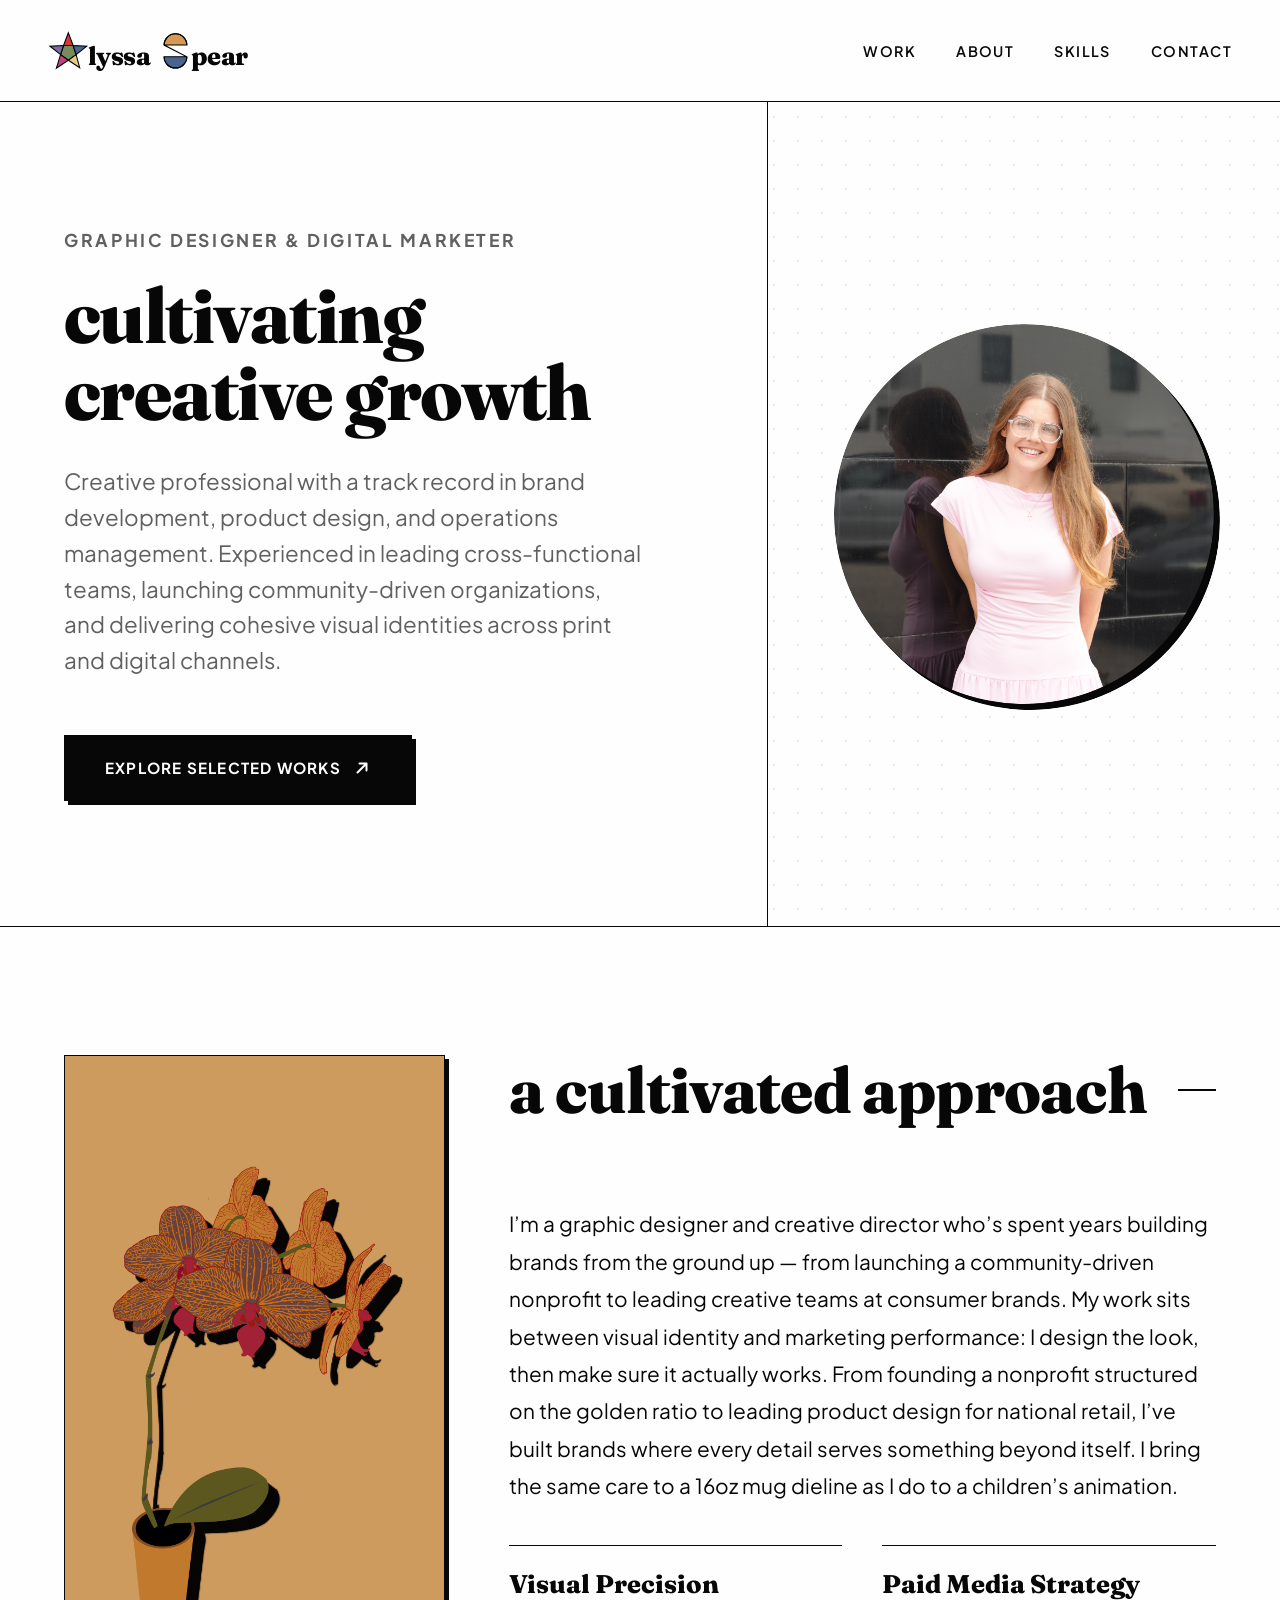
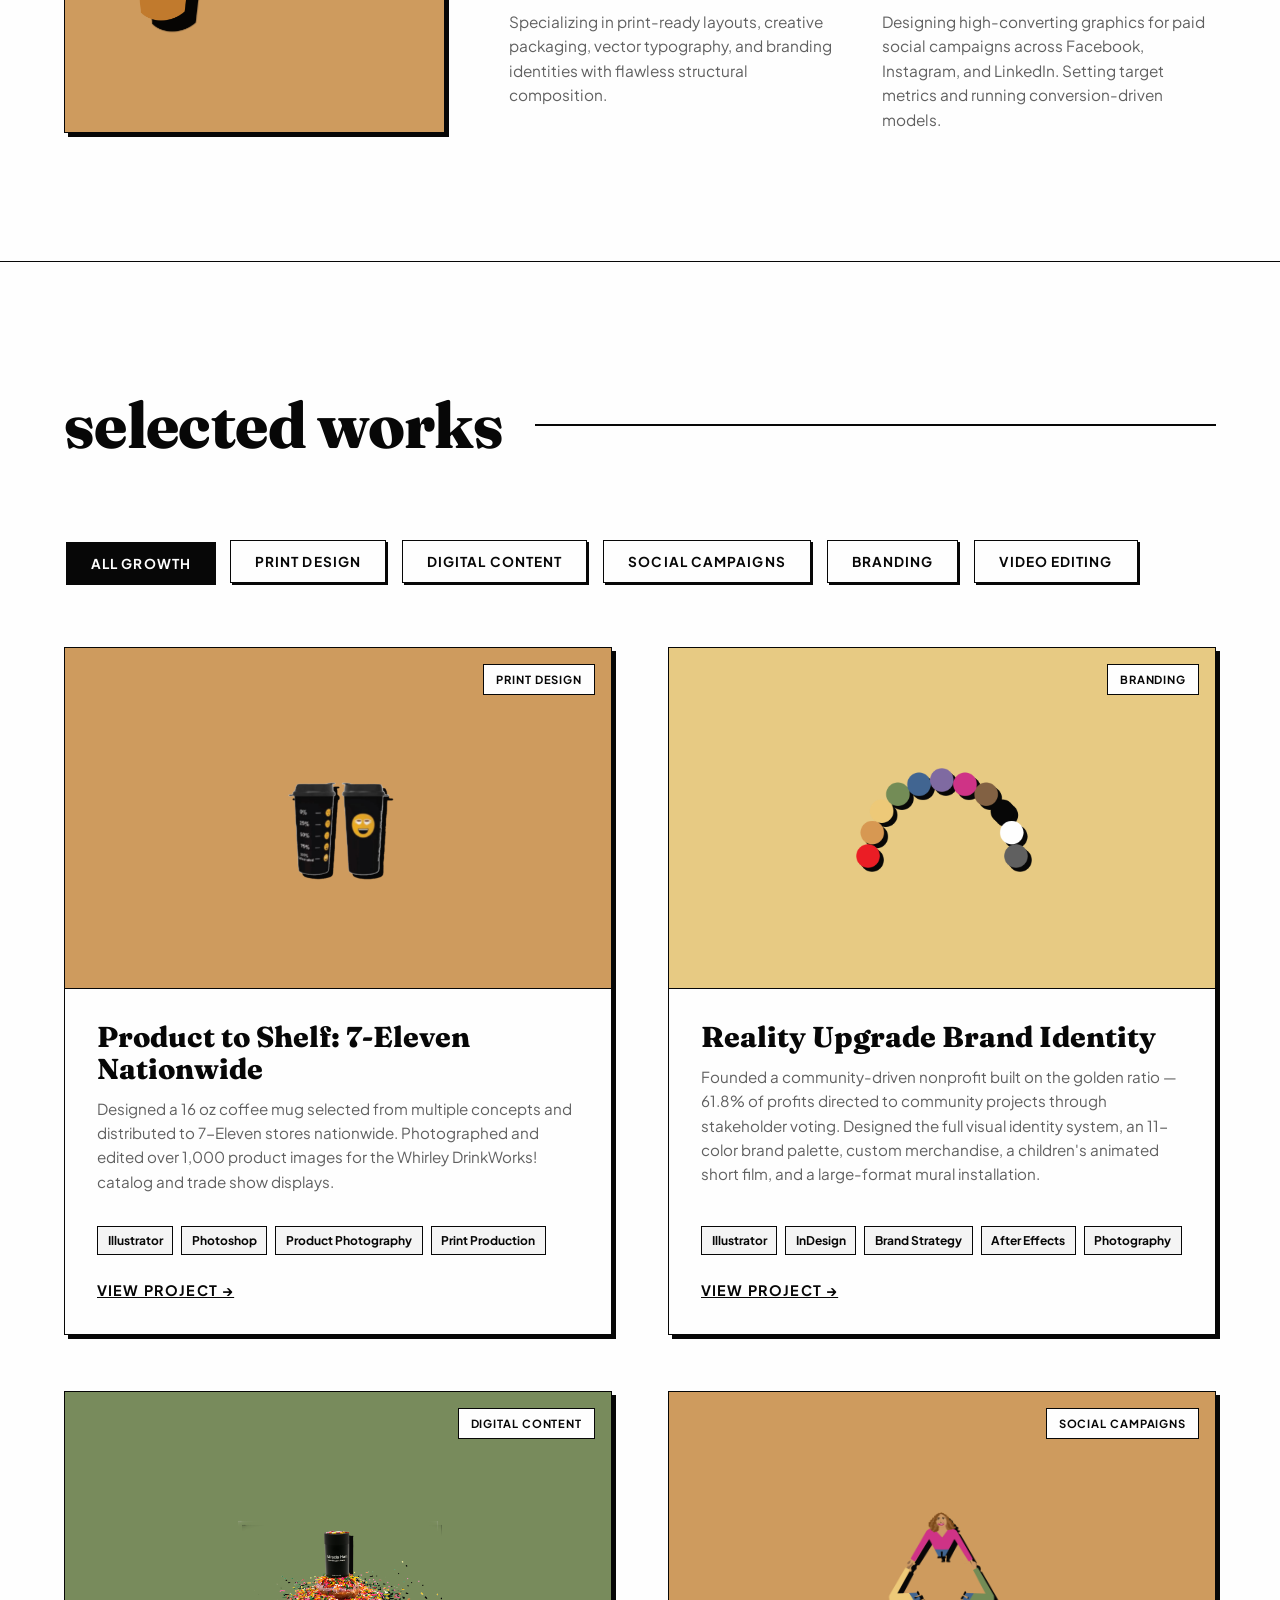
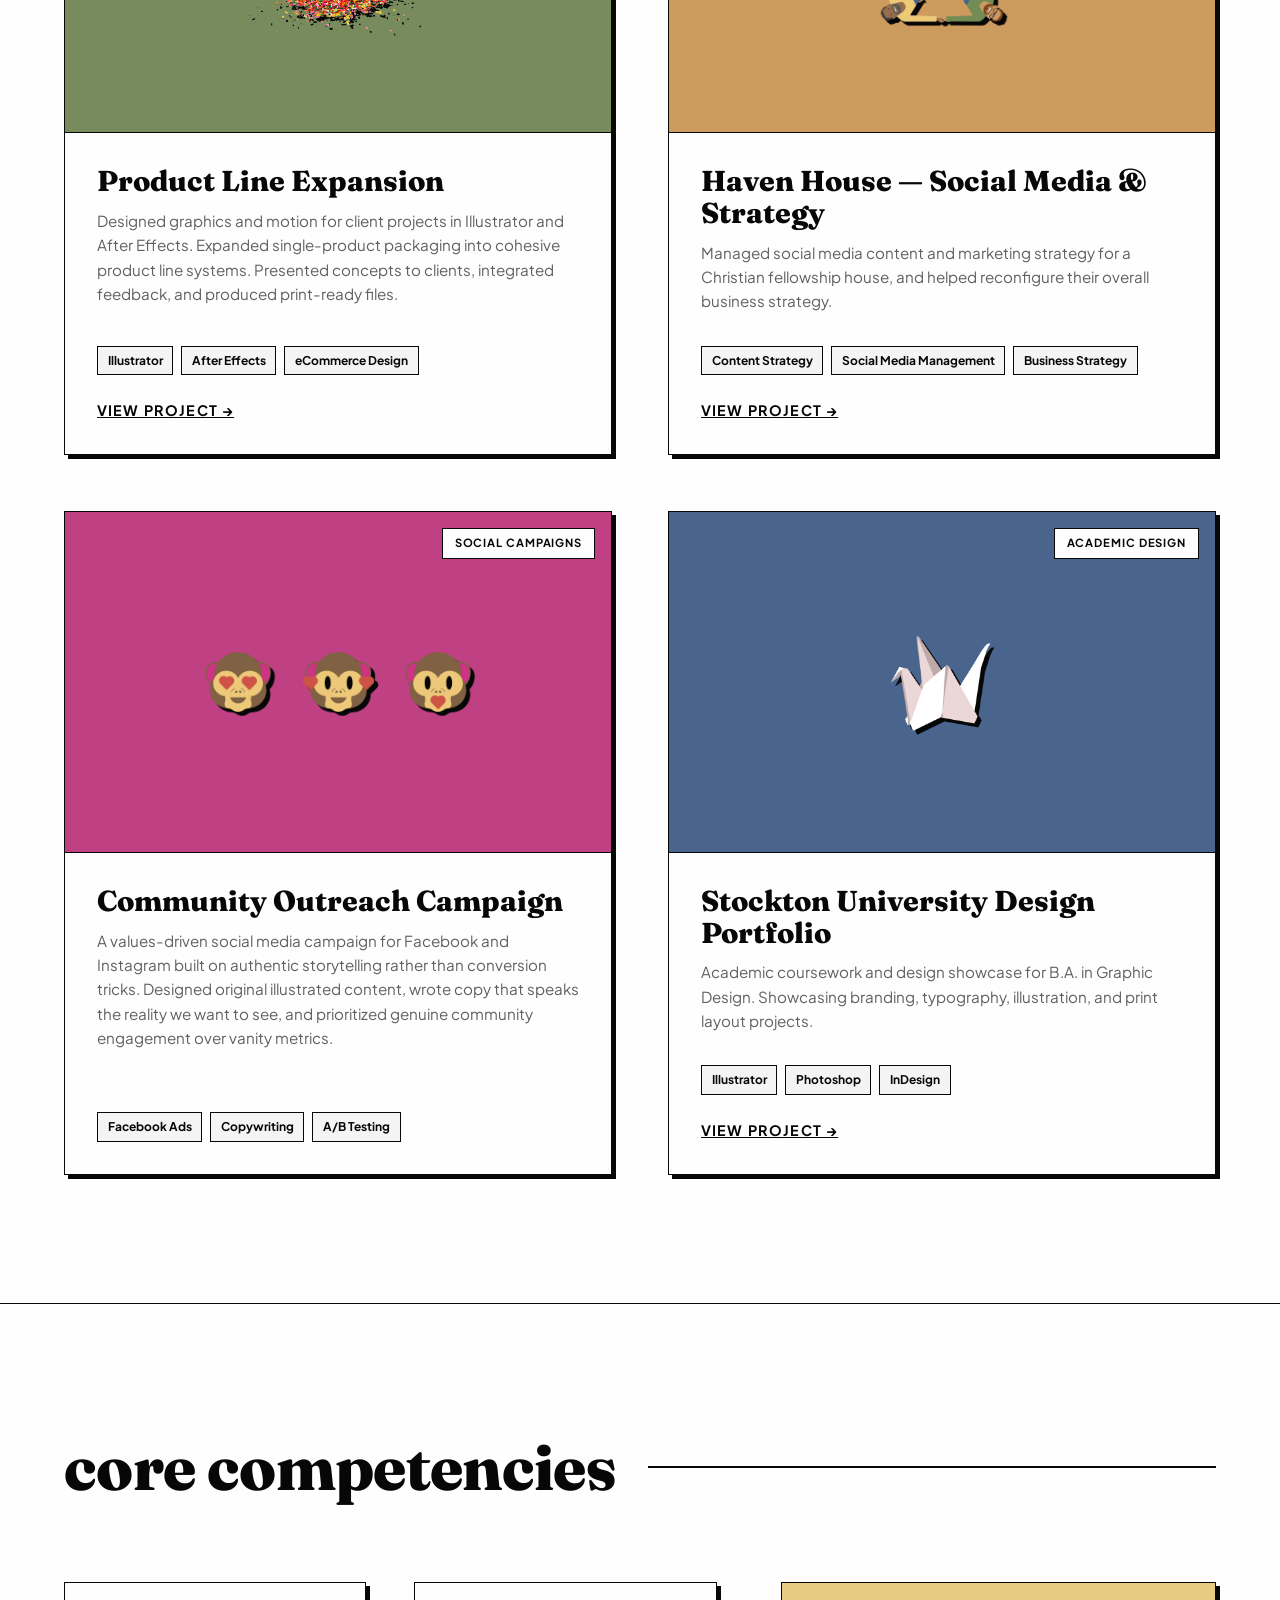
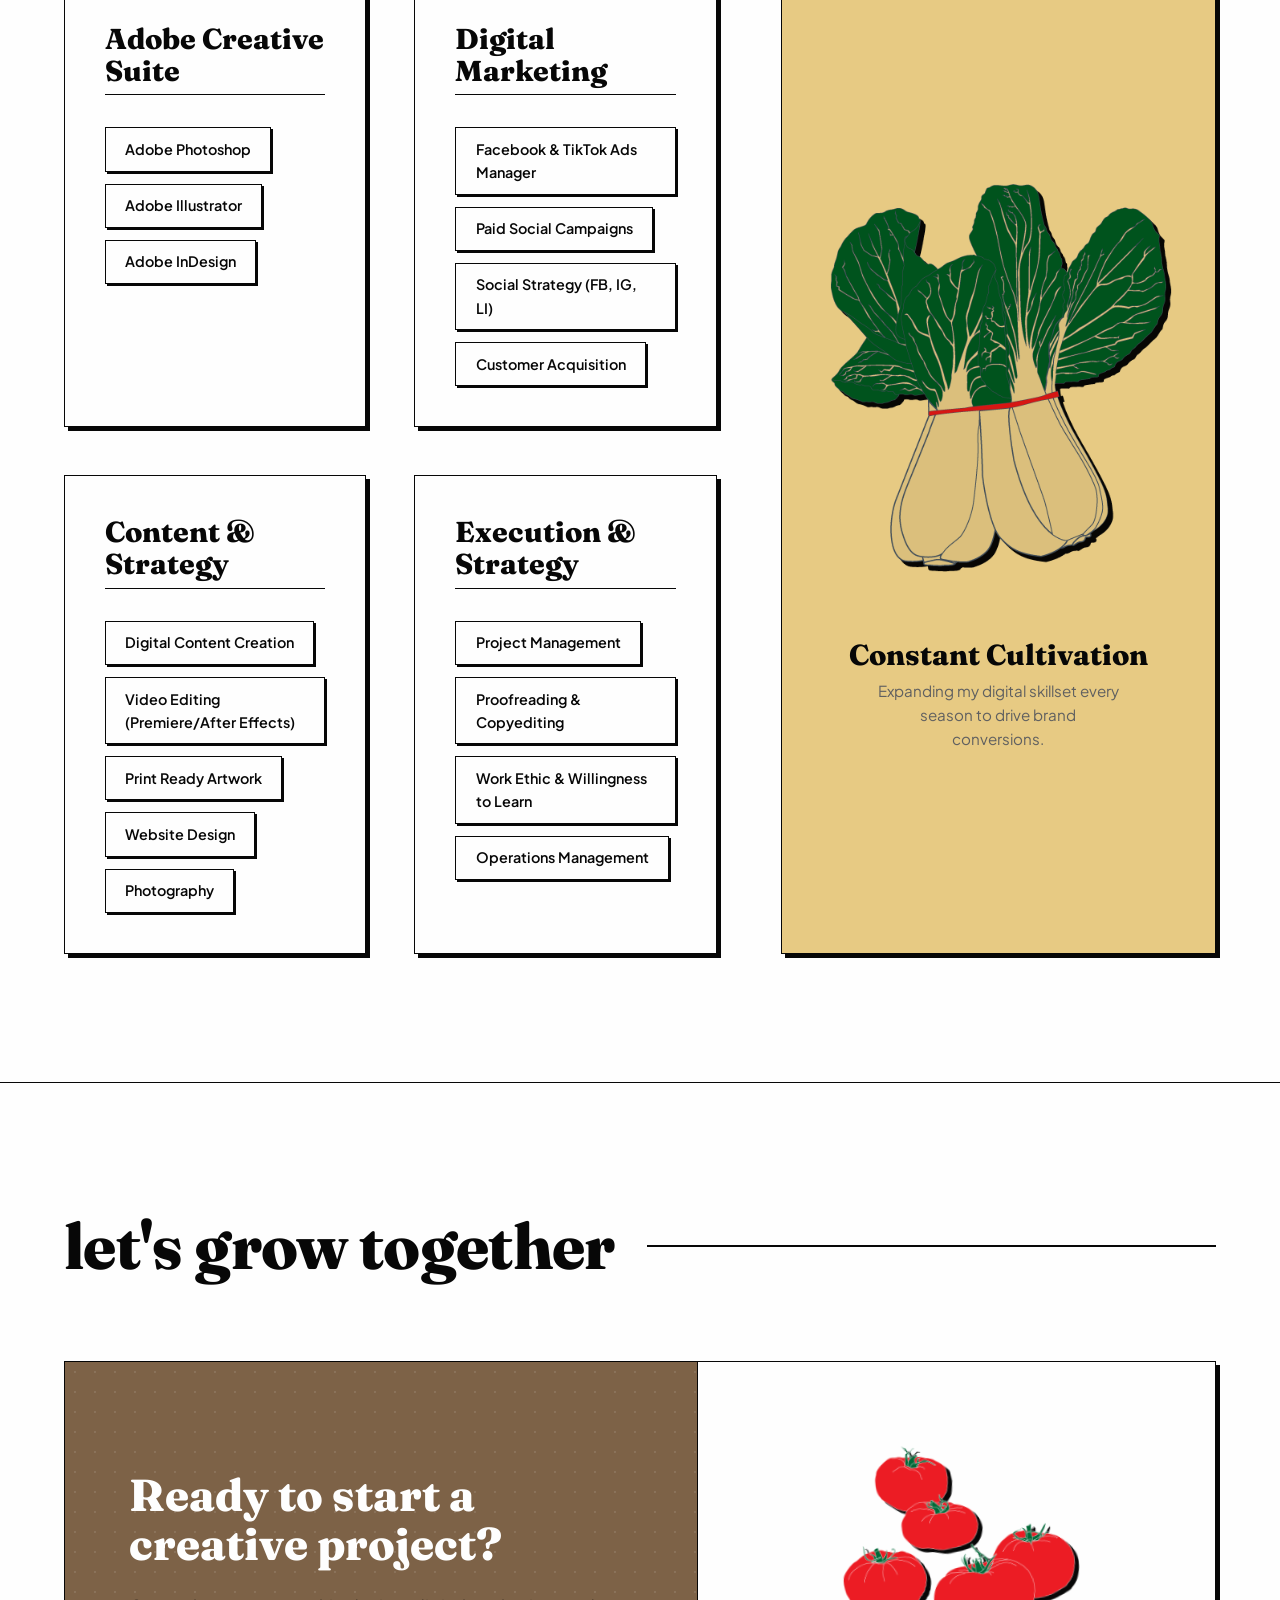
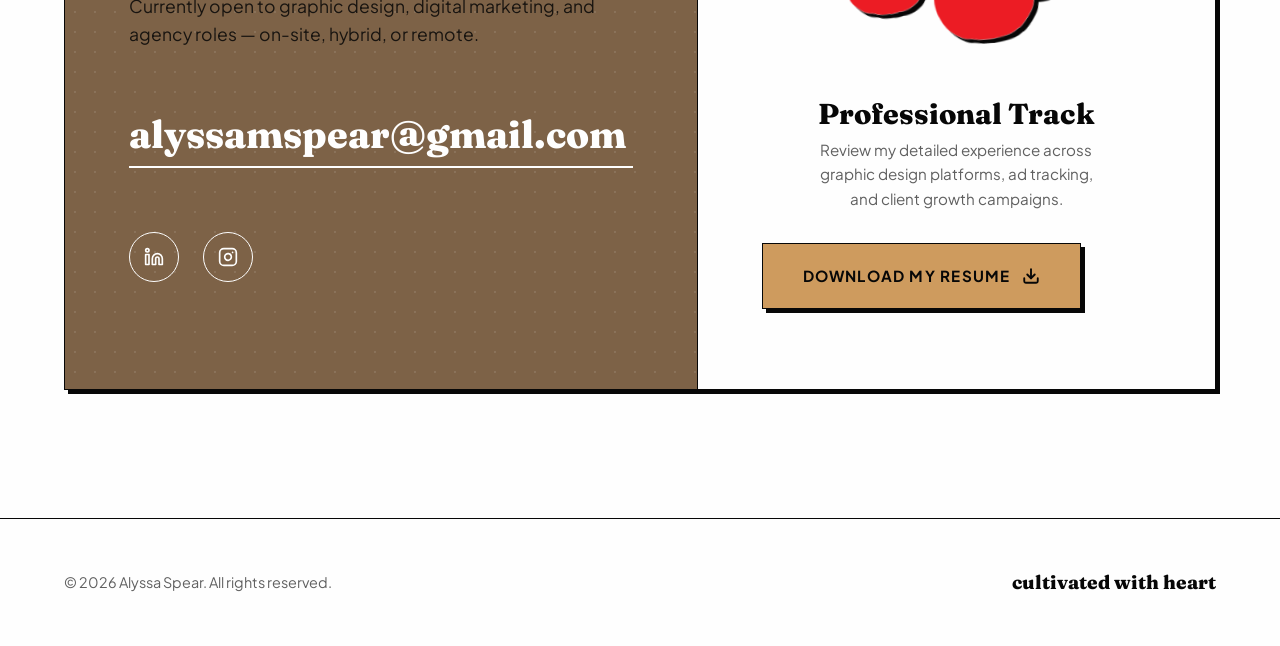
<file: index.html>
<!DOCTYPE html>
<html lang="en">
<head>
    <link rel="icon" type="image/png" href="images/favcon_a.png">
    <meta charset="UTF-8">
    <meta name="viewport" content="width=device-width, initial-scale=1.0">
    <title>Alyssa Spear — Graphic Designer & Digital Marketer</title>
    <meta name="description" content="Alyssa Spear is a professional Graphic Designer and Creative Director specializing in Adobe Creative Suite, paid social, brand development, and operations management.">
    
    <!-- Open Graph / Social Sharing -->
    <meta property="og:type" content="website">
    <meta property="og:title" content="Alyssa Spear — Graphic Designer & Digital Marketer">
    <meta property="og:description" content="Creative professional specializing in brand development, product design, and paid media strategy.">
    <meta property="og:url" content="https://alyssaspear.com">
    <meta property="og:image" content="https://alyssaspear.com/images/headshot_may_28th.png">

    <!-- Twitter/X Card -->
    <meta name="twitter:card" content="summary_large_image">
    <meta name="twitter:title" content="Alyssa Spear — Graphic Designer & Digital Marketer">
    <meta name="twitter:description" content="Creative professional specializing in brand development, product design, and paid media strategy.">
    <meta name="twitter:image" content="https://alyssaspear.com/images/headshot_may_28th.png">
    
    <!-- Stylesheet -->
    <link rel="stylesheet" href="styles.css">
</head>

<body>

    <!-- STICKY HEADER -->
    <header class="header">
      <a href="#" class="logo-link" id="logo">
    <span class="logo-text">
        <svg class="logo-letter" viewBox="0 0 720 720" xmlns="http://www.w3.org/2000/svg">
            <polygon fill="#788b5c" stroke="#000" stroke-width="18.87" stroke-miterlimit="10" points="220.87 425.65 357.53 524.94 494.18 425.65 441.98 265 273.07 265 220.87 425.65"/>
            <polygon fill="#7c6b9d" stroke="#000" stroke-width="18.87" stroke-miterlimit="10" points="220.87 425.65 34.61 276.33 273.07 265 220.87 425.65"/>
            <polygon fill="#bf4184" stroke="#000" stroke-width="18.87" stroke-miterlimit="10" points="220.87 425.65 147.4 663.61 357.53 524.94 220.87 425.65"/>
            <polygon fill="#d83832" stroke="#000" stroke-width="18.87" stroke-miterlimit="10" points="273.07 265 357.53 41.72 441.98 265 273.07 265"/>
            <polygon fill="#e7ca83" stroke="#000" stroke-width="18.87" stroke-miterlimit="10" points="357.53 524.94 557.1 655.94 494.18 425.65 357.53 524.94"/>
            <polygon fill="#49648d" stroke="#000" stroke-width="18.87" stroke-miterlimit="10" points="441.98 265 680.44 276.33 494.18 425.65 441.98 265"/>
        </svg>lyssa
        <svg class="logo-letter logo-letter-s" viewBox="0 0 720 720" xmlns="http://www.w3.org/2000/svg">
            <path fill="#d79852" stroke="#000" stroke-width="20.12" stroke-miterlimit="10" d="M559.85,258.05c0-110.38-89.48-199.85-199.85-199.85s-199.85,89.48-199.85,199.85"/>
            <path fill="#49648d" stroke="#000" stroke-width="18.87" stroke-miterlimit="10" d="M559.85,462.66c0,110.38-89.48,199.85-199.85,199.85s-199.85-89.48-199.85-199.85"/>
            <path fill="none" stroke="#000" stroke-width="18.87" stroke-miterlimit="10" d="M559.85,462.66H160.15c0,110.38,89.48,199.85,199.85,199.85s199.85-89.48,199.85-199.85l-399.71-204.61c0-110.38,89.48-199.85,199.85-199.85s199.85,89.48,199.85,199.85H160.15"/>
        </svg>pear
    </span>
</a>


        <nav>
            <ul class="nav-menu">
                <li><a href="#work" class="nav-link">Work</a></li>
                <li><a href="#about" class="nav-link">About</a></li>
                <li><a href="#skills" class="nav-link">Skills</a></li>
                <li><a href="#contact" class="nav-link">Contact</a></li>
            </ul>
        </nav>
    </header>

    <main>
        
        <!-- HERO / LANDING SECTION -->
        <section class="hero" id="home">
            <div class="hero-content">
                <p class="hero-subtitle">Graphic Designer & Digital Marketer</p>
                <h1 class="hero-title">cultivating creative growth</h1>
                <p class="hero-tagline">
                    Creative professional with a track record in brand development, product design, and operations management. Experienced in leading cross-functional teams, launching community-driven organizations, and delivering cohesive visual identities across print and digital channels.
                </p>
                <a href="#work" class="btn" id="hero-cta-btn">
                    Explore Selected Works
                    <svg width="18" height="18" viewBox="0 0 18 18" fill="none" xmlns="http://www.w3.org/2000/svg">
                        <path d="M4.5 13.5L13.5 4.5M13.5 4.5H6.5M13.5 4.5V11.5" stroke="currentColor" stroke-width="2" stroke-linecap="round" stroke-linejoin="round"/>
                    </svg>
                </a>
            </div>
            
            <div class="hero-visual">
                <!-- HERO ILLUSTRATION: Centered Headshot -->
                <img src="images/headshot_may_28th.png" alt="Alyssa Spear Headshot" class="brand-image hero-headshot">
            </div>
        </section>

        <!-- ABOUT SECTION -->
        <section class="section about" id="about">
            <div class="about-graphic-container">
                <!-- SWISS CHARD ILLUSTRATION: Brand Asset -->
                <img src="images/Reality Upgrade/orange_orchid_.png" alt="Orchid botanical illustration" class="brand-image about-orchid">
            </div>
            
            <div class="about-content">
                <div class="section-title-wrap">
                    <h2 class="section-title">a cultivated approach</h2>
                    <div class="section-divider"></div>
                </div>
                <p class="about-bio">
         I’m a graphic designer and creative director who’s spent years building brands from the ground up — from launching a community-driven nonprofit to leading creative teams at consumer brands. My work sits between visual identity and marketing performance: I design the look, then make sure it actually works. From founding a nonprofit structured on the golden ratio to leading product design for national retail, I’ve built brands where every detail serves something beyond itself. I bring the same care to a 16oz mug dieline as I do to a children’s animation.
                </p>
                
                <div class="about-details">
                    <div class="about-pillar">
                        <h3 class="about-pillar-title">Visual Precision</h3>
                        <p>Specializing in print-ready layouts, creative packaging, vector typography, and branding identities with flawless structural composition.</p>
                    </div>
                    <div class="about-pillar">
                        <h3 class="about-pillar-title">Paid Media Strategy</h3>
                        <p>Designing high-converting graphics for paid social campaigns across Facebook, Instagram, and LinkedIn. Setting target metrics and running conversion-driven models.</p>
                    </div>
                </div>
            </div>
        </section>

        <!-- PORTFOLIO/WORK GALLERY SECTION -->
        <section class="section" id="work">
            <div class="section-title-wrap">
                <h2 class="section-title">selected works</h2>
                <div class="section-divider"></div>
            </div>

            <!-- FILTER BUTTONS -->
            <div class="gallery-filters">
                <button class="filter-btn active" data-filter="all">All Growth</button>
                <button class="filter-btn" data-filter="print">Print Design</button>
                <button class="filter-btn" data-filter="digital">Digital Content</button>
                <button class="filter-btn" data-filter="social">Social Campaigns</button>
                <button class="filter-btn" data-filter="branding">Branding</button>
                <button class="filter-btn" data-filter="video">Video Editing</button>
            </div>

            <!-- GALLERY GRID -->
            <div class="portfolio-grid" id="portfolio-grid">
                
                <!-- Project 1: Whirley -->
                <a href="whirley.html" class="project-card" data-category="print">
                    <div class="project-thumbnail-wrap">
                        <span class="project-card-badge">Print Design</span>
                        <div class="project-fallback-img" style="background-color: var(--color-tan);">
                            <img src="images/Whirley/whirley_mugs.png" alt="7-Eleven Whirley Mugs" style="max-height: 140px; width: auto;">
                        </div>
                    </div>
                    <div class="project-meta">
                        <h3 class="project-title">Product to Shelf: 7-Eleven Nationwide</h3>
                        <p class="project-desc">Designed a 16 oz coffee mug selected from multiple concepts and distributed to 7-Eleven stores nationwide. Photographed and edited over 1,000 product images for the Whirley DrinkWorks! catalog and trade show displays.</p>
                        <div class="project-tools">
                            <span class="tool-tag">Illustrator</span>
                            <span class="tool-tag">Photoshop</span>
                            <span class="tool-tag">Product Photography</span>
                            <span class="tool-tag">Print Production</span>
                        </div>
                        <span class="view-project-link">View Project &rarr;</span>
                    </div>
                </a>

                <!-- Project 2: Reality Upgrade -->
                <a href="reality-upgrade.html" class="project-card" data-category="branding">
                    <div class="project-thumbnail-wrap">
                        <span class="project-card-badge">Branding</span>
                        <div class="project-fallback-img" style="background-color: var(--color-gold);">
                            <img src="images/rainbow.png" alt="Rainbow illustration" style="max-height: 100px; width: auto;">
                        </div>
                    </div>
                    <div class="project-meta">
                        <h3 class="project-title">Reality Upgrade Brand Identity</h3>
                        <p class="project-desc">Founded a community-driven nonprofit built on the golden ratio — 61.8% of profits directed to community projects through stakeholder voting. Designed the full visual identity system, an 11-color brand palette, custom merchandise, a children's animated short film, and a large-format mural installation.</p>
                        <div class="project-tools">
                            <span class="tool-tag">Illustrator</span>
                            <span class="tool-tag">InDesign</span>
                            <span class="tool-tag">Brand Strategy</span>
                            <span class="tool-tag">After Effects</span>
                            <span class="tool-tag">Photography</span>
                        </div>
                        <span class="view-project-link">View Project &rarr;</span>
                    </div>
                </a>

                <!-- Project 3: Evergreen -->
                <a href="evergreen.html" class="project-card" data-category="digital">
                    <div class="project-thumbnail-wrap">
                        <span class="project-card-badge">Digital Content</span>
                        <div class="project-fallback-img" style="background-color: var(--color-olive);">
                            <img src="images/Evergreen/Miracle_Hair_.png" alt="Evergreen Miracle Hair Product Packaging" style="max-height: 200px; width: auto;">
                        </div>
                    </div>
                    <div class="project-meta">
                        <h3 class="project-title">Product Line Expansion</h3>
                        <p class="project-desc">Designed graphics and motion for client projects in Illustrator and After Effects. Expanded single-product packaging into cohesive product line systems. Presented concepts to clients, integrated feedback, and produced print-ready files.</p>
                        <div class="project-tools">
                            <span class="tool-tag">Illustrator</span>
                            <span class="tool-tag">After Effects</span>
                            <span class="tool-tag">eCommerce Design</span>
                        </div>
                        <span class="view-project-link">View Project &rarr;</span>
                    </div>
                </a>

                <!-- Project 4: Haven House -->
                <a href="haven-house.html" class="project-card" data-category="social">
                    <div class="project-thumbnail-wrap">
                        <span class="project-card-badge">Social Campaigns</span>
                        <div class="project-fallback-img" style="background-color: var(--color-tan);">
                            <img src="images/haven-house/hold_hands_haven_house.png" alt="Hand Hold illustration" style="max-height: 160px; width: auto;">
                        </div>
                    </div>
                    <div class="project-meta">
                        <h3 class="project-title">Haven House — Social Media & Strategy</h3>
                        <p class="project-desc">Managed social media content and marketing strategy for a Christian fellowship house, and helped reconfigure their overall business strategy.</p>
                        <div class="project-tools">
                            <span class="tool-tag">Content Strategy</span>
                            <span class="tool-tag">Social Media Management</span>
                            <span class="tool-tag">Business Strategy</span>
                        </div>
                        <span class="view-project-link">View Project &rarr;</span>
                    </div>
                </a>

                <!-- Project 5: Community Campaign Series -->
                <div class="project-card" data-category="social">
                    <div class="project-thumbnail-wrap">
                        <span class="project-card-badge">Social Campaigns</span>
                        <div class="project-fallback-img" style="background-color: var(--color-magenta);">
                            <img src="images/Reality Upgrade/3_wisest_monkeys.png" alt="3_wisest_monkeys illustration" style="max-height: 60px; width: auto;">
                        </div>
                    </div>
                    <div class="project-meta">
                        <h3 class="project-title">Community Outreach Campaign</h3>
                        <p class="project-desc">A values-driven social media campaign for Facebook and Instagram built on authentic storytelling rather than conversion tricks. Designed original illustrated content, wrote copy that speaks the reality we want to see, and prioritized genuine community engagement over vanity metrics.</p>
                        <div class="project-tools">
                            <span class="tool-tag">Facebook Ads</span>
                            <span class="tool-tag">Copywriting</span>
                            <span class="tool-tag">A/B Testing</span>
                        </div>
                    </div>
                </div>

                <!-- Project 6: Stockton University -->
                <a href="stockton.html" class="project-card" data-category="print">
                    <div class="project-thumbnail-wrap">
                        <span class="project-card-badge">Academic Design</span>
                        <div class="project-fallback-img" style="background-color: var(--color-blue);">
                            <img src="images/stockton/crane_sweatshirt_small_2.png" alt="Crane illustration" style="max-height: 140px; width: auto;">
                        </div>
                    </div>
                    <div class="project-meta">
                        <h3 class="project-title">Stockton University Design Portfolio</h3>
                        <p class="project-desc">Academic coursework and design showcase for B.A. in Graphic Design. Showcasing branding, typography, illustration, and print layout projects.</p>
                        <div class="project-tools">
                            <span class="tool-tag">Illustrator</span>
                            <span class="tool-tag">Photoshop</span>
                            <span class="tool-tag">InDesign</span>
                        </div>
                        <span class="view-project-link">View Project &rarr;</span>
                    </div>
                </a>

            </div>
        </section>

        <!-- SKILLS SECTION -->
        <section class="section" id="skills">
            <div class="section-title-wrap">
                <h2 class="section-title">core competencies</h2>
                <div class="section-divider"></div>
            </div>
            
            <div class="skills-container">
                <div class="skills-main-grid">
                    
                    <!-- Adobe Creative Suite -->
                    <div class="skill-category">
                        <h3 class="skill-cat-title">Adobe Creative Suite</h3>
                        <div class="skills-tag-list">
                            <span class="tool-tag skill-badge">Adobe Photoshop</span>
                            <span class="tool-tag skill-badge">Adobe Illustrator</span>
                            <span class="tool-tag skill-badge">Adobe InDesign</span>
                        </div>
                    </div>

                    <!-- Paid Media & Marketing -->
                    <div class="skill-category">
                        <h3 class="skill-cat-title">Digital Marketing</h3>
                        <div class="skills-tag-list">
                            <span class="tool-tag skill-badge">Facebook & TikTok Ads Manager</span>
                            <span class="tool-tag skill-badge">Paid Social Campaigns</span>
                            <span class="tool-tag skill-badge">Social Strategy (FB, IG, LI)</span>
                            <span class="tool-tag skill-badge">Customer Acquisition</span>
                        </div>
                    </div>

                    <!-- Content & Media -->
                    <div class="skill-category">
                        <h3 class="skill-cat-title">Content & Strategy</h3>
                        <div class="skills-tag-list">
                            <span class="tool-tag skill-badge">Digital Content Creation</span>
                            <span class="tool-tag skill-badge">Video Editing (Premiere/After Effects)</span>
                            <span class="tool-tag skill-badge">Print Ready Artwork</span>
                            <span class="tool-tag skill-badge">Website Design</span>
                            <span class="tool-tag skill-badge">Photography</span>
                        </div>
                    </div>

                    <!-- Workflow & Mindset -->
                    <div class="skill-category">
                        <h3 class="skill-cat-title">Execution & Strategy</h3>
                        <div class="skills-tag-list">
                            <span class="tool-tag skill-badge">Project Management</span>
                            <span class="tool-tag skill-badge">Proofreading & Copyediting</span>
                            <span class="tool-tag skill-badge">Work Ethic & Willingness to Learn</span>
                            <span class="tool-tag skill-badge">Operations Management</span>
                        </div>
                    </div>

                </div>

                <div class="skills-sidebar-graphic">
                    <!-- PALETTE ARCH ILLUSTRATION: Brand Asset -->
                    <img src="images/Reality Upgrade/bok-choy.png" alt="Bok Choy" class="brand-image skills-palette-img">
                    <h4 style="font-family: var(--font-heading); font-size: 1.8rem; font-weight: 800; margin-top: 2rem; color: var(--color-black);">Constant Cultivation</h4>
                    <p style="margin-top: 0.5rem; font-size: 0.95rem; max-width: 250px; color: var(--color-gray);">Expanding my digital skillset every season to drive brand conversions.</p>
                </div>
            </div>
        </section>

        <!-- CONTACT SECTION -->
        <section class="section" id="contact" style="border-bottom: none;">
            <div class="section-title-wrap">
                <h2 class="section-title">let's grow together</h2>
                <div class="section-divider"></div>
            </div>
            
            <div class="contact-container">
                <!-- Left Panel: Info & Links -->
                <div class="contact-info-panel">
                    <h3 class="contact-cta">Ready to start a creative project?</h3>
                    <p class="contact-sub-cta">Currently open to graphic design, digital marketing, and agency roles — on-site, hybrid, or remote.</p>
                    
                    <a href="mailto:alyssamspear@gmail.com" class="contact-email-link" id="contact-email">alyssamspear@gmail.com</a>
                    
                    <div class="social-bar">
                        <a href="https://www.linkedin.com/in/alyssa-spear-a163aba9/" target="_blank" class="social-circle-link" aria-label="LinkedIn">
                            <svg width="20" height="20" viewBox="0 0 24 24" fill="none" stroke="currentColor" stroke-width="2" stroke-linecap="round" stroke-linejoin="round">
                                <path d="M16 8a6 6 0 0 1 6 6v7h-4v-7a2 2 0 0 0-2-2 2 2 0 0 0-2 2v7h-4v-7a6 6 0 0 1 6-6z"/>
                                <rect x="2" y="9" width="4" height="12"/>
                                <circle cx="4" cy="4" r="2"/>
                            </svg>
                        </a>
                        <a href="https://www.instagram.com/_alyssa_spear_/" target="_blank" class="social-circle-link" aria-label="Instagram">
                            <svg width="20" height="20" viewBox="0 0 24 24" fill="none" stroke="currentColor" stroke-width="2" stroke-linecap="round" stroke-linejoin="round">
                                <rect x="2" y="2" width="20" height="20" rx="5" ry="5"/>
                                <path d="M16 11.37A4 4 0 1 1 12.63 8 4 4 0 0 1 16 11.37z"/>
                                <line x1="17.5" y1="6.5" x2="17.51" y2="6.5"/>
                            </svg>
                        </a>
                    </div>
                </div>

                <!-- Right Panel: Resume Download & Tomatoes Art -->
                <div class="contact-resume-panel">
                    <!-- TOMATOES ILLUSTRATION: Brand Asset -->
                    <img src="images/tomatoes.png" alt="Tomatoes illustration" class="brand-image contact-tomatoes-img">

                    <h4 style="font-family: var(--font-heading); font-size: 1.8rem; font-weight: 800; margin-top: 1rem; margin-bottom: 0.5rem; color: var(--color-black);">Professional Track</h4>
                    <p style="color: var(--color-gray); margin-bottom: 2rem; max-width: 280px; font-size: 0.95rem;">Review my detailed experience across graphic design platforms, ad tracking, and client growth campaigns.</p>
                    
                    <a href="Alyssa_Spear_Resume.pdf" download class="btn" style="background-color: var(--color-tan); color: var(--color-black);" id="resume-download-btn">
                        Download My Resume
                        <svg width="18" height="18" viewBox="0 0 24 24" fill="none" stroke="currentColor" stroke-width="2.5" stroke-linecap="round" stroke-linejoin="round">
                            <path d="M21 15v4a2 2 0 0 1-2 2H5a2 2 0 0 1-2-2v-4"/>
                            <polyline points="7 10 12 15 17 10"/>
                            <line x1="12" y1="15" x2="12" y2="3"/>
                        </svg>
                    </a>
                </div>
            </div>
        </section>

    </main>

    <!-- FOOTER SIGNATURE -->
    <footer style="border-top: var(--border-main); background: var(--color-bg);">
        <div class="footer-wrap">
            <p class="footer-copy">&copy; <span id="current-year"></span> Alyssa Spear. All rights reserved.</p>
            <span class="footer-signature">cultivated with heart</span>
        </div>
    </footer>

    <!-- Script for Dynamic Filtering & Skills Progress -->
    <script src="script.js"></script>
</body>
</html>
</file>
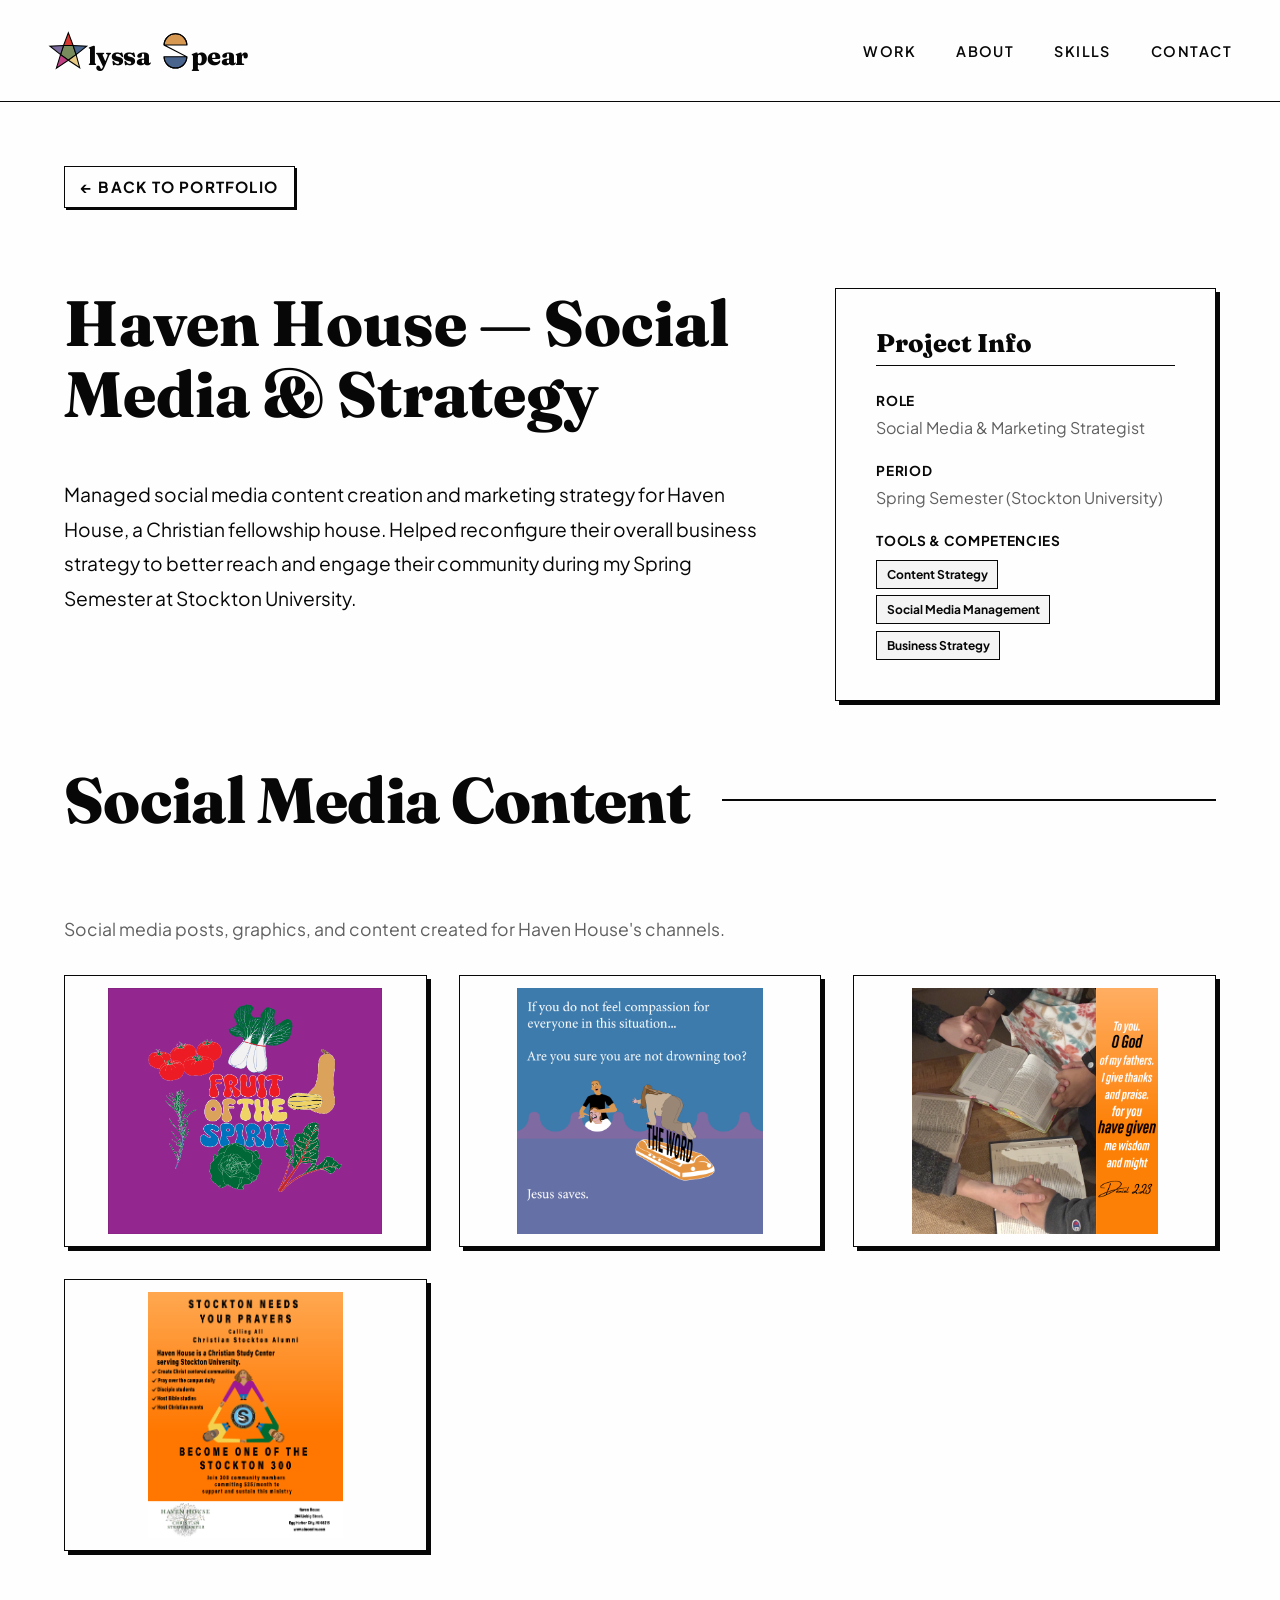
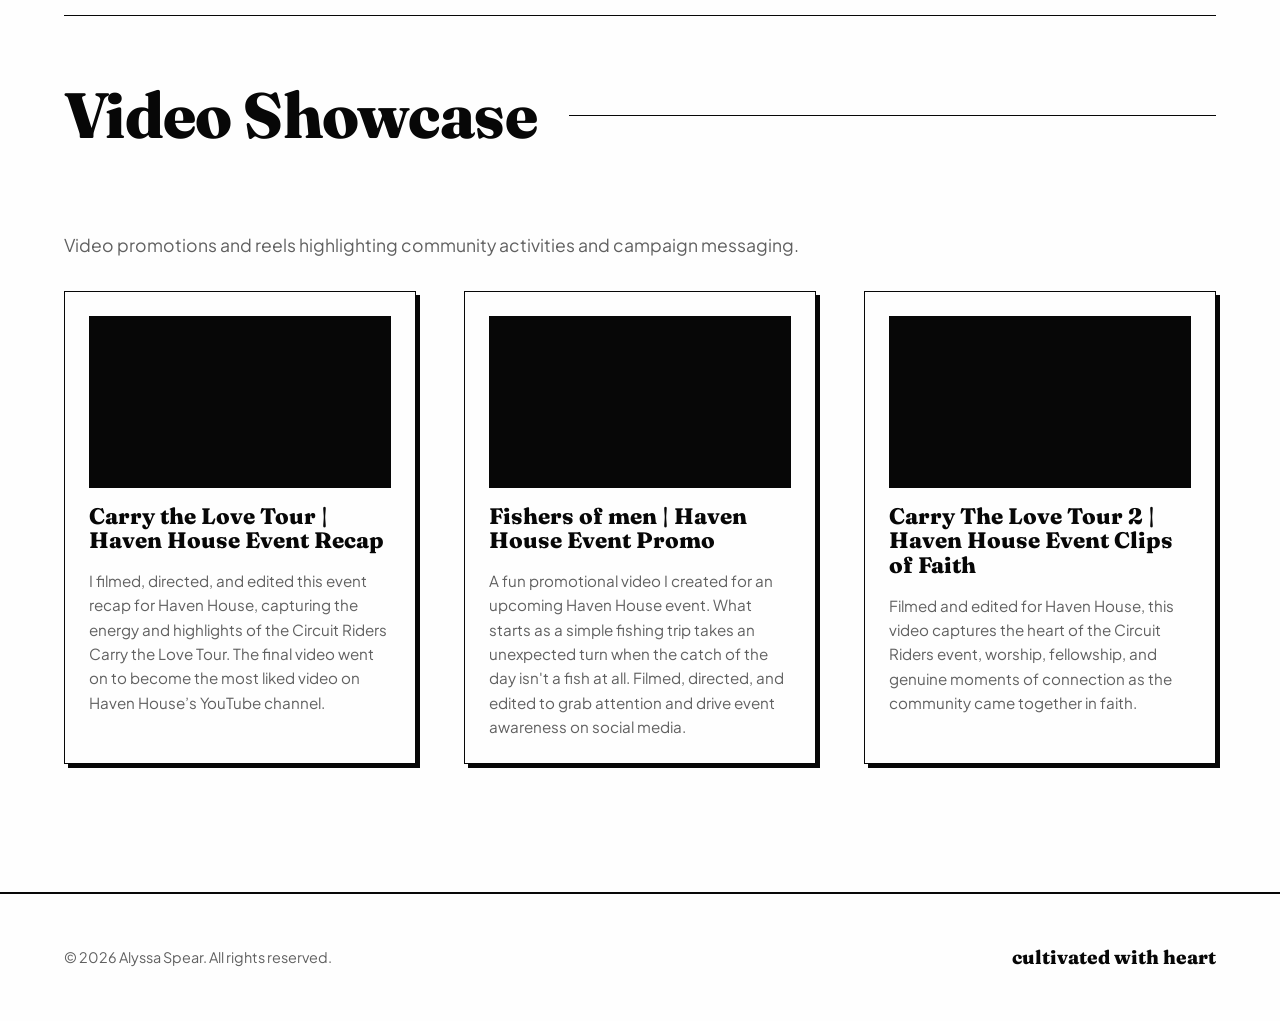
<file: haven-house.html>
<!DOCTYPE html>
<html lang="en">
<head>
     <link rel="icon" type="image/png+xml" href="images/favcon_a.png">
    <meta charset="UTF-8">
    <meta name="viewport" content="width=device-width, initial-scale=1.0">
    <title>Haven House — Social Media & Strategy — Alyssa Spear</title>
    <link rel="stylesheet" href="styles.css">
</head>
<body>

    <!-- STICKY HEADER -->
    <header class="header">
       <a href="index.html" class="logo-link" id="logo">
    <span class="logo-text">
        <svg class="logo-letter" viewBox="0 0 720 720" xmlns="http://www.w3.org/2000/svg">
            <polygon fill="#788b5c" stroke="#000" stroke-width="18.87" stroke-miterlimit="10" points="220.87 425.65 357.53 524.94 494.18 425.65 441.98 265 273.07 265 220.87 425.65"/>
            <polygon fill="#7c6b9d" stroke="#000" stroke-width="18.87" stroke-miterlimit="10" points="220.87 425.65 34.61 276.33 273.07 265 220.87 425.65"/>
            <polygon fill="#bf4184" stroke="#000" stroke-width="18.87" stroke-miterlimit="10" points="220.87 425.65 147.4 663.61 357.53 524.94 220.87 425.65"/>
            <polygon fill="#d83832" stroke="#000" stroke-width="18.87" stroke-miterlimit="10" points="273.07 265 357.53 41.72 441.98 265 273.07 265"/>
            <polygon fill="#e7ca83" stroke="#000" stroke-width="18.87" stroke-miterlimit="10" points="357.53 524.94 557.1 655.94 494.18 425.65 357.53 524.94"/>
            <polygon fill="#49648d" stroke="#000" stroke-width="18.87" stroke-miterlimit="10" points="441.98 265 680.44 276.33 494.18 425.65 441.98 265"/>
        </svg>lyssa
        <svg class="logo-letter logo-letter-s" viewBox="0 0 720 720" xmlns="http://www.w3.org/2000/svg">
            <path fill="#d79852" stroke="#000" stroke-width="20.12" stroke-miterlimit="10" d="M559.85,258.05c0-110.38-89.48-199.85-199.85-199.85s-199.85,89.48-199.85,199.85"/>
            <path fill="#49648d" stroke="#000" stroke-width="18.87" stroke-miterlimit="10" d="M559.85,462.66c0,110.38-89.48,199.85-199.85,199.85s-199.85-89.48-199.85-199.85"/>
            <path fill="none" stroke="#000" stroke-width="18.87" stroke-miterlimit="10" d="M559.85,462.66H160.15c0,110.38,89.48,199.85,199.85,199.85s199.85-89.48,199.85-199.85l-399.71-204.61c0-110.38,89.48-199.85,199.85-199.85s199.85,89.48,199.85,199.85H160.15"/>
        </svg>pear
    </span>
</a>

        <nav>
            <ul class="nav-menu">
                <li><a href="index.html#work" class="nav-link">Work</a></li>
                <li><a href="index.html#about" class="nav-link">About</a></li>
                <li><a href="index.html#skills" class="nav-link">Skills</a></li>
                <li><a href="index.html#contact" class="nav-link">Contact</a></li>
            </ul>
        </nav>
    </header>

    <main class="section" style="padding-top: 4rem;">
        <!-- Back Button -->
        <a href="index.html#work" class="back-link">&larr; Back to Portfolio</a>

        <div class="project-details-layout">
            <!-- Main Copy -->
            <div class="project-details-content">
                <h1 style="font-size: clamp(2.5rem, 5vw, 4rem); font-weight: 800; margin-bottom: 1rem;">Haven House — Social Media & Strategy</h1>
                <p class="about-bio" style="font-size: 1.2rem; line-height: 1.8; color: var(--color-black);">
                    Managed social media content creation and marketing strategy for Haven House, a Christian fellowship house. Helped reconfigure their overall business strategy to better reach and engage their community during my Spring Semester at Stockton University.
                </p>
            </div>

            <!-- Sidebar Info -->
            <div class="project-details-sidebar">
                <div class="sidebar-box">
                    <h3 class="sidebar-box-title">Project Info</h3>
                    <ul class="meta-info-list">
                        <li class="meta-info-item">
                            <strong>Role</strong>
                            Social Media & Marketing Strategist
                        </li>
                        <li class="meta-info-item">
                            <strong>Period</strong>
                            Spring Semester (Stockton University)
                        </li>
                        <li class="meta-info-item">
                            <strong>Tools & Competencies</strong>
                            <div class="skills-tag-list" style="margin-top: 0.5rem; gap: 0.4rem;">
                                <span class="tool-tag">Content Strategy</span>
                                <span class="tool-tag">Social Media Management</span>
                                <span class="tool-tag">Business Strategy</span>
                            </div>
                        </li>
                    </ul>
                </div>
            </div>
        </div>

        <!-- Section 1: Social Media Content -->
        <section class="detail-section" style="margin-top: 4rem;">
            <div class="section-title-wrap">
                <h2 class="section-title">Social Media Content</h2>
                <div class="section-divider"></div>
            </div>
            <p class="section-desc" style="font-size: 1.1rem; color: var(--color-gray); margin-bottom: 2rem;">
                Social media posts, graphics, and content created for Haven House's channels.
            </p>
            <div class="gallery-grid">
                <div class="gallery-item placeholder-item">
                    <img src="images/haven-house/fruit_of_the_spirit.png" alt="Social Media Graphics Post 1">
                </div>
                <div class="gallery-item placeholder-item">
                    <img src="images/haven-house/forgiveness_3.png" alt="Social Media Graphics Post 2">
                </div>
                <div class="gallery-item placeholder-item">
                    <img src="images/haven-house/daniel_2_23.png" alt="Social Media Graphics Post 3">
                </div>
                <div class="gallery-item placeholder-item">
                    <img src="images/haven-house/alumni_7.png" alt="Social Media Graphics Post 4">
                </div>
            </div>
        </section>

    

        <!-- Section 3: Video Showcase -->
        <section class="video-showcase" style="margin-top: 4rem;">
            <div class="section-title-wrap">
                <h2 class="section-title">Video Showcase</h2>
                <div class="section-divider"></div>
            </div>
            <p class="section-desc" style="font-size: 1.1rem; color: var(--color-gray); margin-bottom: 2rem;">
                Video promotions and reels highlighting community activities and campaign messaging.
            </p>
            <div class="video-grid">
                <div class="video-item">
                    <div class="video-embed-wrap">
                        <iframe src="https://www.youtube.com/embed/O1lZslDlgXs?si=x55AePEYG-RQ_qvz" frameborder="0" allowfullscreen></iframe>
                    </div>
                    <h4 class="video-title">Carry the Love Tour | Haven House Event Recap</h4>
                    <p class="video-desc">I filmed, directed, and edited this event recap for Haven House, capturing the energy and highlights of the Circuit Riders Carry the Love Tour. The final video went on to become the most liked video on Haven House’s YouTube channel.</p>
                </div>
                <div class="video-item">
                    <div class="video-embed-wrap">
                        <iframe src="https://www.youtube.com/embed/3R4EI01UBx0?si=P9AZV6HPbDaZby9H" frameborder="0" allowfullscreen></iframe>
                    </div>
                    <h4 class="video-title">Fishers of men | Haven House Event Promo</h4>
                    <p class="video-desc">A fun promotional video I created for an upcoming Haven House event. What starts as a simple fishing trip takes an unexpected turn when the catch of the day isn't a fish at all. Filmed, directed, and edited to grab attention and drive event awareness on social media.</p>
                </div>
                  <div class="video-item">
                    <div class="video-embed-wrap">
                        <iframe src="https://www.youtube.com/embed/n3tIxVnraiY?si=1XYGIO2LdKp4fUJy" frameborder="0" allowfullscreen></iframe>
                    </div>
                    <h4 class="video-title">Carry The Love Tour 2 | Haven House Event Clips of Faith </h4>
                    <p class="video-desc"> Filmed and edited for Haven House, this video captures the heart of the Circuit Riders event, worship, fellowship, and genuine moments of connection as the community came together in faith.</p>
                </div>
            </div>
        </section>

    </main>

    <!-- FOOTER SIGNATURE -->
    <footer style="border-top: var(--border-main); background: var(--color-bg);">
        <div class="footer-wrap">
            <p class="footer-copy">&copy; <span id="current-year"></span> Alyssa Spear. All rights reserved.</p>
            <span class="footer-signature">cultivated with heart</span>
        </div>
    </footer>

    <script src="script.js"></script>
</body>
</html>
</file>
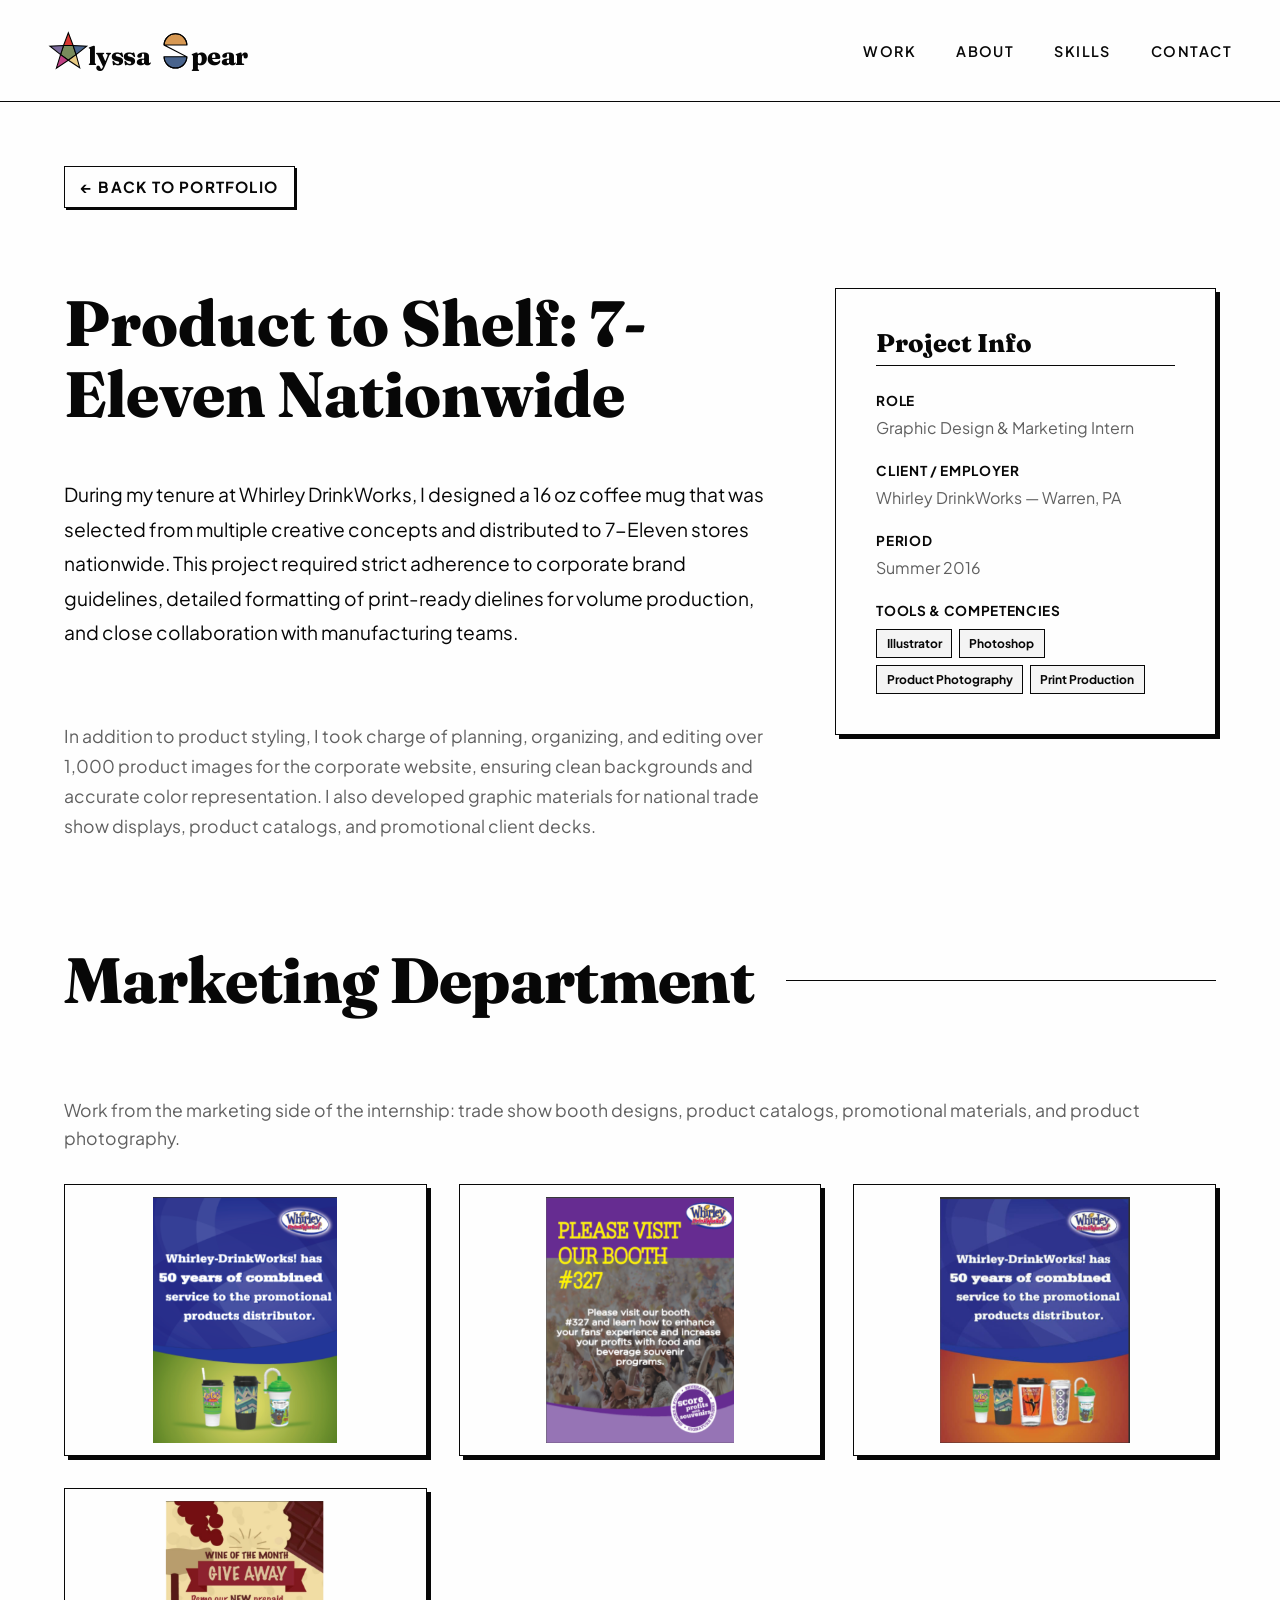
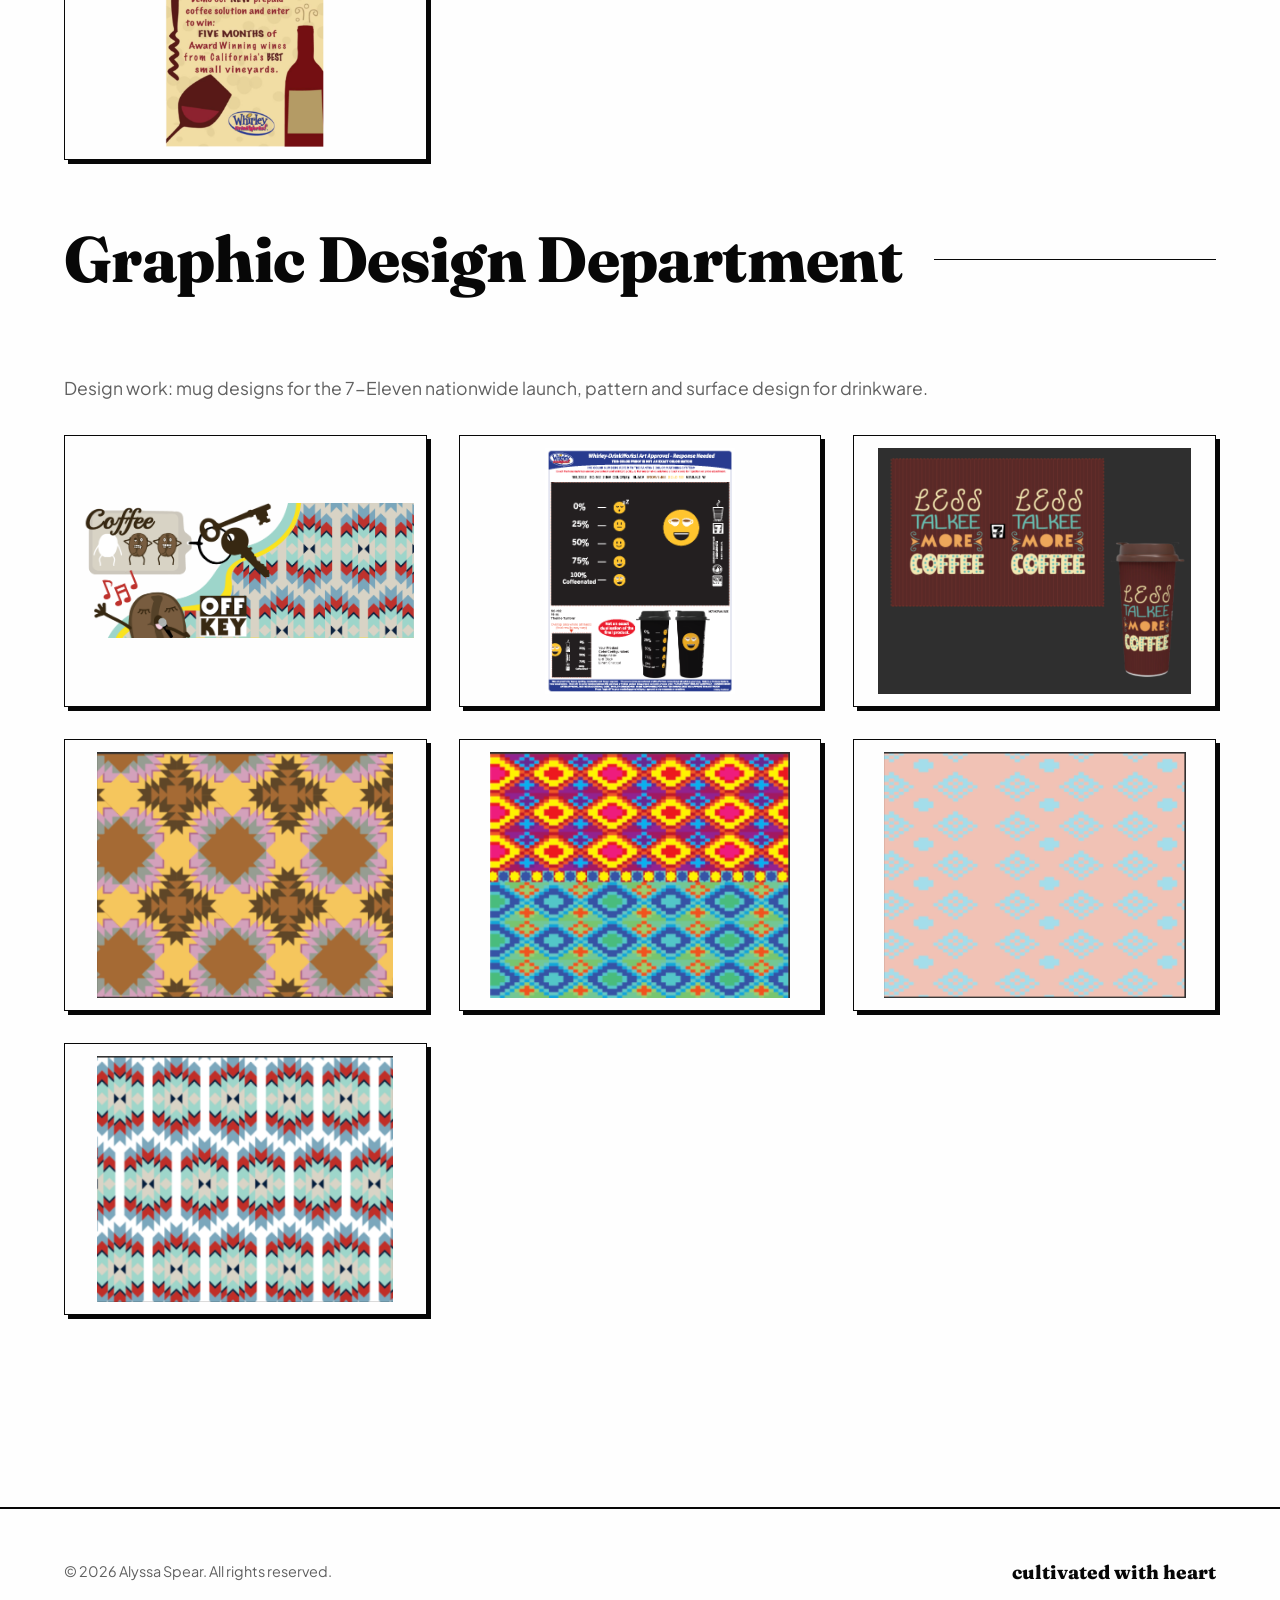
<file: whirley.html>
<!DOCTYPE html>
<html lang="en">
<head>
    <link rel="icon" type="image/png+xml" href="images/favcon_a.png">
    <meta charset="UTF-8">
    <meta name="viewport" content="width=device-width, initial-scale=1.0">
    <title>Product to Shelf: 7-Eleven Nationwide — Alyssa Spear</title>
    <link rel="stylesheet" href="styles.css">
</head>
<body>

    <!-- STICKY HEADER -->
    <header class="header">
        <a href="index.html" class="logo-link" id="logo">
    <span class="logo-text">
        <svg class="logo-letter" viewBox="0 0 720 720" xmlns="http://www.w3.org/2000/svg">
            <polygon fill="#788b5c" stroke="#000" stroke-width="18.87" stroke-miterlimit="10" points="220.87 425.65 357.53 524.94 494.18 425.65 441.98 265 273.07 265 220.87 425.65"/>
            <polygon fill="#7c6b9d" stroke="#000" stroke-width="18.87" stroke-miterlimit="10" points="220.87 425.65 34.61 276.33 273.07 265 220.87 425.65"/>
            <polygon fill="#bf4184" stroke="#000" stroke-width="18.87" stroke-miterlimit="10" points="220.87 425.65 147.4 663.61 357.53 524.94 220.87 425.65"/>
            <polygon fill="#d83832" stroke="#000" stroke-width="18.87" stroke-miterlimit="10" points="273.07 265 357.53 41.72 441.98 265 273.07 265"/>
            <polygon fill="#e7ca83" stroke="#000" stroke-width="18.87" stroke-miterlimit="10" points="357.53 524.94 557.1 655.94 494.18 425.65 357.53 524.94"/>
            <polygon fill="#49648d" stroke="#000" stroke-width="18.87" stroke-miterlimit="10" points="441.98 265 680.44 276.33 494.18 425.65 441.98 265"/>
        </svg>lyssa
        <svg class="logo-letter logo-letter-s" viewBox="0 0 720 720" xmlns="http://www.w3.org/2000/svg">
            <path fill="#d79852" stroke="#000" stroke-width="20.12" stroke-miterlimit="10" d="M559.85,258.05c0-110.38-89.48-199.85-199.85-199.85s-199.85,89.48-199.85,199.85"/>
            <path fill="#49648d" stroke="#000" stroke-width="18.87" stroke-miterlimit="10" d="M559.85,462.66c0,110.38-89.48,199.85-199.85,199.85s-199.85-89.48-199.85-199.85"/>
            <path fill="none" stroke="#000" stroke-width="18.87" stroke-miterlimit="10" d="M559.85,462.66H160.15c0,110.38,89.48,199.85,199.85,199.85s199.85-89.48,199.85-199.85l-399.71-204.61c0-110.38,89.48-199.85,199.85-199.85s199.85,89.48,199.85,199.85H160.15"/>
        </svg>pear
    </span>
</a>

        <nav>
            <ul class="nav-menu">
                <li><a href="index.html#work" class="nav-link">Work</a></li>
                <li><a href="index.html#about" class="nav-link">About</a></li>
                <li><a href="index.html#skills" class="nav-link">Skills</a></li>
                <li><a href="index.html#contact" class="nav-link">Contact</a></li>
            </ul>
        </nav>
    </header>

    <main class="section" style="padding-top: 4rem;">
        <!-- Back Button -->
        <a href="index.html#work" class="back-link">&larr; Back to Portfolio</a>

        <div class="project-details-layout">
            <!-- Main Copy -->
            <div class="project-details-content">
                <h1 style="font-size: clamp(2.5rem, 5vw, 4rem); font-weight: 800; margin-bottom: 1rem;">Product to Shelf: 7-Eleven Nationwide</h1>
                <p class="about-bio" style="font-size: 1.2rem; line-height: 1.8; color: var(--color-black);">
                    During my tenure at Whirley DrinkWorks, I designed a 16 oz coffee mug that was selected from multiple creative concepts and distributed to 7-Eleven stores nationwide. This project required strict adherence to corporate brand guidelines, detailed formatting of print-ready dielines for volume production, and close collaboration with manufacturing teams.
                </p>
                <p class="about-bio" style="font-size: 1.1rem; line-height: 1.7; color: var(--color-gray);">
                    In addition to product styling, I took charge of planning, organizing, and editing over 1,000 product images for the corporate website, ensuring clean backgrounds and accurate color representation. I also developed graphic materials for national trade show displays, product catalogs, and promotional client decks.
                </p>
            </div>

            <!-- Sidebar Info -->
            <div class="project-details-sidebar">
                <div class="sidebar-box">
                    <h3 class="sidebar-box-title">Project Info</h3>
                    <ul class="meta-info-list">
                        <li class="meta-info-item">
                            <strong>Role</strong>
                            Graphic Design & Marketing Intern
                        </li>
                        <li class="meta-info-item">
                            <strong>Client / Employer</strong>
                            Whirley DrinkWorks — Warren, PA
                        </li>
                        <li class="meta-info-item">
                            <strong>Period</strong>
                            Summer 2016
                        </li>
                        <li class="meta-info-item">
                            <strong>Tools & Competencies</strong>
                            <div class="skills-tag-list" style="margin-top: 0.5rem; gap: 0.4rem;">
                                <span class="tool-tag">Illustrator</span>
                                <span class="tool-tag">Photoshop</span>
                                <span class="tool-tag">Product Photography</span>
                                <span class="tool-tag">Print Production</span>
                            </div>
                        </li>
                    </ul>
                </div>
            </div>
        </div>

        <!-- Section 1: Marketing Department -->
        <section class="detail-section" style="margin-top: 4rem;">
            <div class="section-title-wrap">
                <h2 class="section-title">Marketing Department</h2>
                <div class="section-divider"></div>
            </div>
            <p class="section-desc" style="font-size: 1.1rem; color: var(--color-gray); margin-bottom: 2rem;">
                Work from the marketing side of the internship: trade show booth designs, product catalogs, promotional materials, and product photography.
            </p>
            <div class="gallery-grid">
                <a href="images/Whirley/Booth_1.png" target="_blank" class="gallery-item">
                    <img src="images/Whirley/Booth_1.png" alt="Coffee Mug Mockup">
                </a>
                <a href="images/Whirley/Booth_2.png" target="_blank" class="gallery-item">
                    <img src="images/Whirley/Booth_2.png" alt="Coffee Mug Dieline">
                </a>
                <a href="images/Whirley/Booth_3.png" target="_blank" class="gallery-item">
                    <img src="images/Whirley/Booth_3.png" alt="Trade Show Display Booth Layout 3">
                </a>
                <a href="images/Whirley/wine_giveaway_2.png" target="_blank" class="gallery-item">
                    <img src="images/Whirley/wine_giveaway_2.png" alt="Wine Giveaway Promotion Design">
                </a>
            </div>
        </section>

        <!-- Section 2: Graphic Design Department -->
        <section class="detail-section" style="margin-top: 4rem; margin-bottom: 4rem;">
            <div class="section-title-wrap">
                <h2 class="section-title">Graphic Design Department</h2>
                <div class="section-divider"></div>
            </div>
            <p class="section-desc" style="font-size: 1.1rem; color: var(--color-gray); margin-bottom: 2rem;">
                Design work: mug designs for the 7-Eleven nationwide launch, pattern and surface design for drinkware.
            </p>
            <div class="gallery-grid">
                <a href="images/Whirley/coffeeoffkey copy 2 (1).png" target="_blank" class="gallery-item">
                    <img src="images/Whirley/coffeeoffkey copy 2 (1).png" alt="Coffee Graphic Concept">
                </a>
                <a href="images/Whirley/199332.3 (2).png" target="_blank" class="gallery-item">
                    <img src="images/Whirley/199332.3 (2).png" alt="7-Eleven 16oz Mug Design">
                </a>
                 <a href="images/Whirley/less_talkee_more_coffee.png" target="_blank" class="gallery-item">
                    <img src="images/Whirley/less_talkee_more_coffee.png" alt="7-Eleven 16oz Mug Design">
                </a>
                <a href="images/Whirley/pattern_1.png" target="_blank" class="gallery-item">
                    <img src="images/Whirley/pattern_1.png" alt="Mug Graphic Pattern 1">
                </a>
                <a href="images/Whirley/Pattern_2.png" target="_blank" class="gallery-item">
                    <img src="images/Whirley/Pattern_2.png" alt="Mug Graphic Pattern 2">
                </a>
                <a href="images/Whirley/Pattern_3.png" target="_blank" class="gallery-item">
                    <img src="images/Whirley/Pattern_3.png" alt="Mug Graphic Pattern 3">
                </a>
                <a href="images/Whirley/Pattern_4.png" target="_blank" class="gallery-item">
                    <img src="images/Whirley/Pattern_4.png" alt="Mug Graphic Pattern 4">
                </a>
            </div>
        </section>

    </main>

    <!-- FOOTER SIGNATURE -->
    <footer style="border-top: var(--border-main); background: var(--color-bg);">
        <div class="footer-wrap">
            <p class="footer-copy">&copy; <span id="current-year"></span> Alyssa Spear. All rights reserved.</p>
            <span class="footer-signature">cultivated with heart</span>
        </div>
    </footer>

    <script src="script.js"></script>
</body>
</html>
</file>
<file: styles.css>
/* Import Premium Google Fonts */
@import url('https://fonts.googleapis.com/css2?family=Fraunces:ital,opsz,wght@0,9..144,200..800;1,9..144,200..800&family=Plus+Jakarta+Sans:ital,wght@0,200..800;1,200..800&display=swap');

:root {
    /* Brand Colors - 11 Color Palette */
    --color-bg: #fefefe;           /* Airy white background */
    --color-black: #070707;        /* Deep ink black */
    --color-white: #fefefe;        /* Pure white for detailing */
    --color-gray: #606060;         /* Editorial body text */
    
    --color-red: #d83832;          /* Bright red accent */
    --color-tan: #ce9b5e;          /* Tan/caramel grounding */
    --color-gold: #e7ca83;         /* Pale gold highlighting */
    --color-olive: #788b5c;        /* Olive green leaf base */
    --color-blue: #49648d;         /* Steel blue backdrop */
    --color-purple: #7c6b9d;       /* Muted purple flower fill */
    --color-magenta: #bf4184;      /* Magenta pop */
    --color-brown: #7d6247;        /* Branch/wood brown */
    
    /* Typography */
    --font-heading: 'Fraunces', Georgia, serif;
    --font-body: 'Plus Jakarta Sans', -apple-system, sans-serif;
    
    /* Layout & Shadow Tokens */
    --border-width: 1.5px;
    --border-main: var(--border-width) solid var(--color-black);
    --shadow-flat: 4px 4px 0px 0px var(--color-black);
    --shadow-flat-hover: 7px 7px 0px 0px var(--color-black);
    --shadow-flat-active: 1px 1px 0px 0px var(--color-black);
    
    /* Transitions */
    --transition-base: all 0.4s cubic-bezier(0.16, 1, 0.3, 1);
    --transition-fast: all 0.2s cubic-bezier(0.16, 1, 0.3, 1);
}

/* Base Styles */
* {
    box-sizing: border-box;
    margin: 0;
    padding: 0;
}

html {
    scroll-behavior: smooth;
    background-color: var(--color-bg);
    color: var(--color-black);
    font-family: var(--font-body);
    font-size: 16px;
    -webkit-font-smoothing: antialiased;
}

body {
    overflow-x: hidden;
    line-height: 1.6;
}

/* Typography Utilities */
h1, h2, h3, h4 {
    font-family: var(--font-heading);
    font-weight: 700;
    line-height: 1.1;
}

p {
    font-family: var(--font-body);
    font-weight: 400;
    color: var(--color-gray);
    font-size: clamp(0.95rem, 1.2vw, 1.1rem);
}

a {
    color: inherit;
    text-decoration: none;
    transition: var(--transition-fast);
}

/* Sticky Header */
.header {
    position: sticky;
    top: 0;
    z-index: 100;
    background: rgba(254, 254, 254, 0.95);
    backdrop-filter: blur(8px);
    border-bottom: var(--border-main);
    padding: 1.5rem 3rem;
    display: flex;
    justify-content: space-between;
    align-items: center;
}

@media (max-width: 768px) {
    .header {
        padding: 1rem 1.5rem;
    }
}

.logo-link {
    display: flex;
    align-items: center;
    gap: 0.5rem;
}

.logo-text {
    font-family: var(--font-heading);
    font-size: 1.6rem;
    font-weight: 800;
    letter-spacing: -0.02em;
}

.logo-letter {
    display: inline-block;
    vertical-align: baseline;
    height: 1.6em;
    width: auto;
    transform: translateY(0.25em);
    margin-right: -1px;
}

.logo-letter-s {
    margin-right: -5px;
}



.nav-menu {
    display: flex;
    gap: 2.5rem;
    list-style: none;
}

@media (max-width: 768px) {
    .nav-menu {
        gap: 1.2rem;
    }
}

.nav-link {
    font-family: var(--font-body);
    font-weight: 600;
    font-size: 0.9rem;
    text-transform: uppercase;
    letter-spacing: 0.1em;
    position: relative;
    padding-bottom: 0.25rem;
}

.nav-link::after {
    content: '';
    position: absolute;
    width: 100%;
    transform: scaleX(0);
    height: 1.5px;
    bottom: 0;
    left: 0;
    background-color: var(--color-black);
    transform-origin: bottom right;
    transition: transform 0.25s ease-out;
}

.nav-link:hover::after {
    transform: scaleX(1);
    transform-origin: bottom left;
}

/* Custom Interactive SVGs Styling */
.botanical-svg {
    width: 100%;
    height: auto;
    display: block;
}

/* Vector detail animations */
.vector-stem {
    stroke-dasharray: 1000;
    stroke-dashoffset: 0;
    transition: var(--transition-base);
}

.vector-leaf {
    transform-origin: center bottom;
    transition: var(--transition-base);
}

.vector-detail {
    stroke: var(--color-white);
    stroke-width: 1px;
    fill: none;
}

/* Hover rotation of leaves inside vector SVGs */
.svg-interactive-trigger:hover .vector-leaf {
    transform: rotate(3deg);
}

.svg-interactive-trigger:hover .vector-leaf:nth-child(even) {
    transform: rotate(-3deg);
}

/* Container Structure */
.section {
    padding: 8rem 4rem;
    border-bottom: var(--border-main);
    position: relative;
}

@media (max-width: 768px) {
    .section {
        padding: 5rem 1.5rem;
    }
}

.section-title-wrap {
    margin-bottom: 5rem;
    display: flex;
    align-items: center;
    gap: 2rem;
}

.section-title {
    font-size: clamp(2.5rem, 5vw, 4rem);
    font-weight: 800;
    letter-spacing: -0.01em;
}

.section-divider {
    height: 1.5px;
    background: var(--color-black);
    flex-grow: 1;
}

/* Hero Section */
.hero {
    display: grid;
    grid-template-columns: 1.2fr 0.8fr;
    min-height: calc(100vh - 75px);
    padding: 0;
    border-bottom: var(--border-main);
}

@media (max-width: 1024px) {
    .hero {
        grid-template-columns: 1fr;
    }
}

.hero-content {
    padding: 6rem 4rem;
    display: flex;
    flex-direction: column;
    justify-content: center;
    border-right: var(--border-main);
}

@media (max-width: 1024px) {
    .hero-content {
        border-right: none;
        border-bottom: var(--border-main);
        padding: 4rem 1.5rem;
    }
}

.hero-subtitle {
    font-family: var(--font-body);
    font-size: clamp(0.9rem, 1.5vw, 1.1rem);
    font-weight: 700;
    text-transform: uppercase;
    letter-spacing: 0.15em;
    color: var(--color-gray);
    margin-bottom: 1.5rem;
}

.hero-title {
    font-size: clamp(3.5rem, 6vw, 5.5rem);
    font-weight: 800;
    letter-spacing: -0.02em;
    line-height: 1;
    margin-bottom: 2rem;
}

.hero-tagline {
    font-family: var(--font-body);
    font-size: clamp(1.1rem, 2vw, 1.4rem);
    color: var(--color-gray);
    margin-bottom: 3.5rem;
    max-width: 580px;
}

/* Neobrutalist Solid Buttons */
.btn {
    display: inline-flex;
    align-items: center;
    justify-content: center;
    gap: 0.75rem;
    background: var(--color-black);
    color: var(--color-white);
    font-family: var(--font-body);
    font-weight: 700;
    font-size: 0.95rem;
    text-transform: uppercase;
    letter-spacing: 0.08em;
    padding: 1.25rem 2.5rem;
    border: var(--border-main);
    box-shadow: var(--shadow-flat);
    cursor: pointer;
    align-self: flex-start;
    transition: var(--transition-fast);
}

.btn:hover {
    transform: translate(-3px, -3px);
    box-shadow: var(--shadow-flat-hover);
}

.btn:active {
    transform: translate(3px, 3px);
    box-shadow: var(--shadow-flat-active);
}

.hero-visual {
    background: var(--color-bg);
    display: flex;
    align-items: center;
    justify-content: center;
    padding: 4rem;
    position: relative;
    overflow: hidden;
}

.hero-visual::before {
    content: '';
    position: absolute;
    width: 140%;
    height: 140%;
    background-image: radial-gradient(var(--color-tan) 1.5px, transparent 1.5px);
    background-size: 24px 24px;
    opacity: 0.2;
    z-index: 0;
}



/* About Section */
.about {
    display: grid;
    grid-template-columns: 0.7fr 1.3fr;
    gap: 4rem;
}

@media (max-width: 1024px) {
    .about {
        grid-template-columns: 1fr;
        gap: 3rem;
    }
}

.about-orchid {
    transform: scale(2.8) translateX(-8%);
}

.about-orchid.brand-image:hover {
    transform: scale(2.85) translateX(-8%) rotate(1deg);
}


.about-graphic-container {
    border: var(--border-main);
    box-shadow: var(--shadow-flat);
    background: var(--color-tan);
    padding: 3rem;
    display: flex;
    align-items: center;
    justify-content: center;
    position: relative;
    overflow: hidden;
}

.about-content {
    display: flex;
    flex-direction: column;
    justify-content: center;
}

.about-bio {
    font-size: clamp(1.1rem, 1.8vw, 1.3rem);
    line-height: 1.8;
    color: var(--color-black);
    margin-bottom: 2.5rem;
}

.about-details {
    display: grid;
    grid-template-columns: 1fr 1fr;
    gap: 2.5rem;
}

@media (max-width: 640px) {
    .about-details {
        grid-template-columns: 1fr;
    }
}

.about-pillar {
    border-top: var(--border-main);
    padding-top: 1.5rem;
}

.about-pillar-title {
    font-family: var(--font-heading);
    font-size: 1.6rem;
    font-weight: 800;
    margin-bottom: 0.75rem;
}

/* Filterable Portfolio Gallery */
.gallery-filters {
    display: flex;
    flex-wrap: wrap;
    gap: 1rem;
    margin-bottom: 4rem;
}

.filter-btn {
    font-family: var(--font-body);
    font-weight: 700;
    font-size: 0.85rem;
    text-transform: uppercase;
    letter-spacing: 0.08em;
    padding: 0.75rem 1.5rem;
    border: var(--border-main);
    background: var(--color-white);
    color: var(--color-black);
    cursor: pointer;
    box-shadow: 2px 2px 0px 0px var(--color-black);
    transition: var(--transition-fast);
}

.filter-btn:hover {
    transform: translate(-1px, -1px);
    box-shadow: 3px 3px 0px 0px var(--color-black);
}

.filter-btn.active {
    background: var(--color-black);
    color: var(--color-white);
    box-shadow: none;
    transform: translate(2px, 2px);
}

.portfolio-grid {
    display: grid;
    grid-template-columns: repeat(auto-fill, minmax(350px, 1fr));
    gap: 3.5rem;
}

@media (max-width: 480px) {
    .portfolio-grid {
        grid-template-columns: 1fr;
    }
}

.project-card {
    border: var(--border-main);
    box-shadow: 4px 4px 0px 0px var(--color-black);
    background: var(--color-white);
    display: flex;
    flex-direction: column;
    overflow: hidden;
    transition: var(--transition-base);
}

.project-card:hover {
    transform: translate(-4px, -4px);
    box-shadow: 7px 7px 0px 0px var(--color-black);
}

.project-thumbnail-wrap {
    position: relative;
    border-bottom: var(--border-main);
    overflow: hidden;
    aspect-ratio: 16 / 10;
    display: flex;
    align-items: center;
    justify-content: center;
    background: var(--color-bg);
}

/* Fallback geometric illustration boxes for thumbnails since we are minimal and vector-focused */
.project-fallback-img {
    width: 100%;
    height: 100%;
    display: flex;
    align-items: center;
    justify-content: center;
    padding: 2rem;
    position: relative;
    transition: var(--transition-base);
}

.project-card:hover .project-fallback-img {
    transform: scale(1.03);
}

.project-fallback-img img {
    filter: drop-shadow(4px 4px 0px var(--color-black));
    transition: var(--transition-base);
}

.project-card:hover .project-fallback-img img {
    transform: scale(1.04) rotate(1deg);
    filter: drop-shadow(6px 6px 0px var(--color-black));
}

.project-card-badge {
    position: absolute;
    top: 1rem;
    right: 1rem;
    background: var(--color-white);
    border: var(--border-main);
    padding: 0.35rem 0.75rem;
    font-size: 0.7rem;
    font-weight: 700;
    text-transform: uppercase;
    letter-spacing: 0.08em;
    z-index: 2;
}

.project-meta {
    padding: 2rem;
    display: flex;
    flex-direction: column;
    flex-grow: 1;
}

.project-title {
    font-size: 1.8rem;
    font-weight: 800;
    margin-bottom: 0.75rem;
}

.project-desc {
    font-size: 0.95rem;
    color: var(--color-gray);
    margin-bottom: 2rem;
    flex-grow: 1;
}

.project-tools {
    display: flex;
    flex-wrap: wrap;
    gap: 0.5rem;
}

.tool-tag {
    font-family: var(--font-body);
    font-size: 0.75rem;
    font-weight: 700;
    color: var(--color-black);
    background: rgba(0,0,0,0.04);
    padding: 0.25rem 0.6rem;
    border: 1px solid var(--color-black);
}

/* Skills Grid */
.skills-container {
    display: grid;
    grid-template-columns: 1.2fr 0.8fr;
    gap: 4rem;
}

@media (max-width: 1024px) {
    .skills-container {
        grid-template-columns: 1fr;
    }
}

.skills-main-grid {
    display: grid;
    grid-template-columns: 1fr 1fr;
    gap: 3rem;
}

@media (max-width: 640px) {
    .skills-main-grid {
        grid-template-columns: 1fr;
    }
}

.skill-category {
    border: var(--border-main);
    box-shadow: var(--shadow-flat);
    padding: 2.5rem;
    background: var(--color-white);
}

.skill-cat-title {
    font-family: var(--font-heading);
    font-size: 1.8rem;
    font-weight: 800;
    margin-bottom: 2rem;
    padding-bottom: 0.5rem;
    border-bottom: var(--border-main);
}

.skills-tag-list {
    display: flex;
    flex-wrap: wrap;
    gap: 0.75rem;
    margin-top: 1rem;
}

.skill-badge {
    background: var(--color-white);
    color: var(--color-black);
    font-family: var(--font-body);
    font-size: 0.9rem;
    font-weight: 600;
    padding: 0.6rem 1.2rem;
    border: var(--border-main);
    box-shadow: 2px 2px 0px 0px var(--color-black);
    transition: var(--transition-fast);
    cursor: default;
}

.skill-badge:hover {
    transform: translate(-1px, -1px);
    box-shadow: 3px 3px 0px 0px var(--color-black);
    background: var(--color-tan);
}

.skills-sidebar-graphic {
    border: var(--border-main);
    box-shadow: var(--shadow-flat);
    background: var(--color-gold);
    padding: 4rem 3rem;
    display: flex;
    flex-direction: column;
    align-items: center;
    justify-content: center;
    text-align: center;
}

.skills-sidebar-graphic .botanical-svg {
    max-width: 300px;
    margin-bottom: 2.5rem;
}

/* Contact & Resume */
.contact-container {
    display: grid;
    grid-template-columns: 1.1fr 0.9fr;
    border: var(--border-main);
    box-shadow: var(--shadow-flat);
    overflow: hidden;
}

@media (max-width: 1024px) {
    .contact-container {
        grid-template-columns: 1fr;
    }
}

.contact-info-panel {
    background: var(--color-brown);
    color: var(--color-white);
    padding: 5rem 4rem;
    display: flex;
    flex-direction: column;
    justify-content: center;
    border-right: var(--border-main);
    position: relative;
    overflow: hidden;
}

@media (max-width: 1024px) {
    .contact-info-panel {
        border-right: none;
        border-bottom: var(--border-main);
        padding: 4rem 2rem;
    }
}

.contact-info-panel::before {
    content: '';
    position: absolute;
    width: 100%;
    height: 100%;
    top: 0;
    left: 0;
    background-image: radial-gradient(rgba(254, 254, 254, 0.1) 1.5px, transparent 1.5px);
    background-size: 20px 20px;
}

.contact-info-panel * {
    position: relative;
    z-index: 1;
}

.contact-cta {
    font-size: clamp(2rem, 3.5vw, 3rem);
    font-weight: 800;
    margin-bottom: 1.5rem;
}
.contact-sub-cta {
    color: var(--color-black);
}



.contact-sub-cta {
    font-size: 1.1rem;
    opacity: 0.85;
    margin-bottom: 3.5rem;
}

.contact-email-link {
    font-family: var(--font-heading);
    font-size: clamp(1.8rem, 3vw, 2.5rem);
    font-weight: 800;
    border-bottom: 2px solid var(--color-white);
    display: inline-block;
    margin-bottom: 4rem;
}

.contact-email-link:hover {
    color: var(--color-gold);
    border-color: var(--color-gold);
}

.social-bar {
    display: flex;
    gap: 1.5rem;
}

.social-circle-link {
    width: 50px;
    height: 50px;
    border-radius: 50%;
    border: var(--border-width) solid var(--color-white);
    display: flex;
    align-items: center;
    justify-content: center;
    background: transparent;
    transition: var(--transition-fast);
}

.social-circle-link:hover {
    background: var(--color-white);
    color: var(--color-brown);
    transform: scale(1.05);
}

.contact-resume-panel {
    background: var(--color-bg);
    padding: 5rem 4rem;
    display: flex;
    flex-direction: column;
    justify-content: center;
    align-items: center;
    text-align: center;
}

@media (max-width: 1024px) {
    .contact-resume-panel {
        padding: 4rem 2rem;
    }
}

.contact-resume-panel .botanical-svg {
    max-width: 160px;
    margin-bottom: 2.5rem;
}

/* Footer Signature */
.footer-wrap {
    padding: 3rem 4rem;
    display: flex;
    justify-content: space-between;
    align-items: center;
}

@media (max-width: 768px) {
    .footer-wrap {
        flex-direction: column;
        gap: 1.5rem;
        text-align: center;
        padding: 2.5rem 1.5rem;
    }
}

.footer-copy {
    font-size: 0.9rem;
}

.footer-signature {
    font-family: var(--font-heading);
    font-size: 1.2rem;
    font-weight: 800;
}

/* ==========================================================================
   Brand Image Collages & Asset Layouts
   ========================================================================== */

.brand-image {
    max-width: 100%;
    height: auto;
    display: block;
    mix-blend-mode: multiply; /* Blends white PNG backgrounds perfectly into sections */
    filter: drop-shadow(4px 4px 0px var(--color-black)); /* Dynamic neobrutalist drop shadow matching shapes */
    transition: var(--transition-base);
    user-select: none;
}

.brand-image:hover {
    transform: scale(1.02) rotate(1deg);
    filter: drop-shadow(6px 6px 0px var(--color-black));
}

/* Hero Headshot Layout */

/* Component Placements */
.about-chard, .about-bokchoy {
    max-height: 380px;
    width: auto;
    filter: drop-shadow(6px 6px 0px var(--color-black));
}

.skills-palette-img {
    max-width: 100%;
    height: auto;
    margin-bottom: 2.5rem;
    filter: drop-shadow(5px 5px 0px var(--color-black));
}

.contact-tomatoes-img, .contact-rose-img {
    max-height: 200px;
    width: auto;
    margin-bottom: 2.5rem;
    transform: rotate(-5deg);
    transition: var(--transition-base);
}

.contact-resume-panel:hover .contact-tomatoes-img,
.contact-resume-panel:hover .contact-rose-img {
    transform: rotate(5deg) scale(1.03);
}

/* Custom Keyframe Animations */

/* Hero Headshot Styling */
.hero-headshot {
    width: 380px;
    max-width: 100%;
    aspect-ratio: 1 / 1;
    object-fit: cover;
    border-radius: 50%;
    filter: drop-shadow(6px 6px 0px var(--color-black));
    mix-blend-mode: normal;
    transition: var(--transition-base);
    position: relative;
    z-index: 2;
}

.hero-headshot:hover {
    transform: scale(1.02);
    filter: drop-shadow(8px 8px 0px var(--color-black));
}

/* Multi-Page Detail Page Layout Styles */
.back-link {
    display: inline-flex;
    align-items: center;
    gap: 0.5rem;
    font-family: var(--font-body);
    font-weight: 700;
    font-size: 0.95rem;
    text-transform: uppercase;
    letter-spacing: 0.08em;
    padding: 0.5rem 1rem;
    border: var(--border-main);
    background: var(--color-white);
    box-shadow: 2px 2px 0px 0px var(--color-black);
    margin-bottom: 3rem;
    transition: var(--transition-fast);
}

.back-link:hover {
    transform: translate(-1px, -1px);
    box-shadow: 3px 3px 0px 0px var(--color-black);
    background: var(--color-tan);
}

.project-details-layout {
    display: grid;
    grid-template-columns: 1.3fr 0.7fr;
    gap: 4rem;
    margin-top: 2rem;
}

@media (max-width: 1024px) {
    .project-details-layout {
        grid-template-columns: 1fr;
        gap: 3rem;
    }
}

.project-details-content {
    display: flex;
    flex-direction: column;
    gap: 2rem;
}

.project-details-sidebar {
    display: flex;
    flex-direction: column;
    gap: 3rem;
}

.sidebar-box {
    border: var(--border-main);
    box-shadow: var(--shadow-flat);
    padding: 2.5rem;
    background: var(--color-white);
}

.sidebar-box-title {
    font-family: var(--font-heading);
    font-size: 1.6rem;
    font-weight: 800;
    margin-bottom: 1.5rem;
    padding-bottom: 0.5rem;
    border-bottom: var(--border-main);
}

.meta-info-list {
    display: flex;
    flex-direction: column;
    gap: 1.2rem;
    list-style: none;
}

.meta-info-item {
    font-family: var(--font-body);
    font-size: 1rem;
    color: var(--color-gray);
}

.meta-info-item strong {
    color: var(--color-black);
    text-transform: uppercase;
    letter-spacing: 0.05em;
    font-size: 0.85rem;
    display: block;
    margin-bottom: 0.2rem;
}

/* Detail Page Photo Gallery Grid */
.detail-gallery-title {
    font-family: var(--font-heading);
    font-size: 2.2rem;
    font-weight: 800;
    margin-top: 4rem;
    margin-bottom: 2rem;
}

.gallery-grid {
    display: grid;
    grid-template-columns: repeat(auto-fill, minmax(280px, 1fr));
    gap: 2rem;
    margin-bottom: 4rem;
}

.gallery-item {
    border: var(--border-main);
    box-shadow: var(--shadow-flat);
    background: var(--color-white);
    aspect-ratio: 4 / 3;
    overflow: hidden;
    position: relative;
    display: flex;
    align-items: center;
    justify-content: center;
    transition: var(--transition-base);
}

.gallery-item img {
    width: 100%;
    height: 100%;
    object-fit: contain;
    background: var(--color-white);
    padding: 12px;
    box-sizing: border-box;
    transition: var(--transition-base);
}

.gallery-item:hover {
    transform: translate(-3px, -3px);
    box-shadow: var(--shadow-flat-hover);
}

.gallery-item:hover img {
    transform: scale(1.05);
}

/* Video Showcase Styling */
.video-showcase {
    border-top: var(--border-main);
    padding-top: 4rem;
    margin-top: 4rem;
}

.video-showcase-title {
    font-family: var(--font-heading);
    font-size: 2.2rem;
    font-weight: 800;
    margin-bottom: 2rem;
}

.video-grid {
    display: grid;
    grid-template-columns: repeat(auto-fill, minmax(320px, 1fr));
    gap: 3rem;
}

@media (max-width: 480px) {
    .video-grid {
        grid-template-columns: 1fr;
    }
}

.video-item {
    border: var(--border-main);
    box-shadow: var(--shadow-flat);
    background: var(--color-white);
    padding: 1.5rem;
    display: flex;
    flex-direction: column;
    gap: 1rem;
    transition: var(--transition-base);
}

.video-item:hover {
    transform: translate(-3px, -3px);
    box-shadow: var(--shadow-flat-hover);
}

.video-embed-wrap {
    position: relative;
    padding-bottom: 56.25%;
    height: 0;
    overflow: hidden;
    border: var(--border-main);
    background: var(--color-black);
}

.video-embed-wrap iframe,
.video-embed-wrap video {
    position: absolute;
    top: 0;
    left: 0;
    width: 100%;
    height: 100%;
    border: 0;
}

.video-title {
    font-family: var(--font-heading);
    font-size: 1.4rem;
    font-weight: 800;
}

.video-desc {
    font-family: var(--font-body);
    font-size: 0.95rem;
    color: var(--color-gray);
}

/* View Project Link inside index.html cards */
.view-project-link {
    display: inline-block;
    margin-top: 1.5rem;
    font-family: var(--font-body);
    font-weight: 700;
    font-size: 0.9rem;
    text-transform: uppercase;
    letter-spacing: 0.08em;
    color: var(--color-black);
    text-decoration: underline;
    transition: var(--transition-fast);
}

.project-card:hover .view-project-link {
    color: var(--color-magenta);
}

/* ==========================================================================
   eCommerce Merch Grid Styling
   ========================================================================== */

.merch-grid {
    display: grid;
    grid-template-columns: repeat(auto-fill, minmax(300px, 1fr));
    gap: 2.5rem;
    margin-bottom: 4rem;
}

@media (max-width: 768px) {
    .merch-grid {
        grid-template-columns: 1fr;
    }
}

.merch-card {
    border: var(--border-main);
    box-shadow: var(--shadow-flat);
    background: var(--color-white);
    padding: 1.5rem;
    display: flex;
    flex-direction: column;
    gap: 1.5rem;
    transition: var(--transition-base);
}

.merch-card:hover {
    transform: translate(-3px, -3px);
    box-shadow: var(--shadow-flat-hover);
}

.merch-images {
    position: relative;
    width: 100%;
    aspect-ratio: 1 / 1;
    overflow: hidden;
    border: var(--border-main);
    background: var(--color-bg);
}

.merch-card .front-img,
.merch-card .back-img {
    width: 100%;
    height: 100%;
    object-fit: contain;
    background: var(--color-white);
    padding: 12px;
    box-sizing: border-box;
    position: absolute;
    top: 0;
    left: 0;
    transition: opacity 0.3s ease-in-out, transform 0.3s ease-in-out;
}

.merch-card .back-img {
    opacity: 0;
    z-index: 2;
}

.merch-card .front-img {
    opacity: 1;
    z-index: 1;
}

.merch-card:hover .back-img {
    opacity: 1;
    transform: scale(1.03);
}

.merch-card:hover .front-img {
    opacity: 0;
}

.merch-product-name {
    font-family: var(--font-heading);
    font-size: 1.4rem;
    font-weight: 800;
    color: var(--color-black);
    margin-top: 0.5rem;
}

/* ══════════════════════════════════════════
   REALITY UPGRADE - NEW SECTIONS
   ══════════════════════════════════════════ */

.ru-card-grid {
    display: grid;
    grid-template-columns: repeat(auto-fill, minmax(280px, 1fr));
    gap: 2rem;
    margin: 2rem 0;
}

.ru-card {
    border: var(--border-main);
    box-shadow: var(--shadow-flat);
    padding: 2rem;
    background: var(--color-white);
    transition: var(--transition-base);
}

.ru-card:hover {
    transform: translate(-2px, -2px);
    box-shadow: var(--shadow-flat-hover);
}

.ru-card h4 {
    font-family: var(--font-heading);
    font-size: 1.2rem;
    font-weight: 800;
    margin-bottom: 0.5rem;
}

.ru-card p {
    font-size: 0.9rem;
    color: var(--color-gray);
    line-height: 1.7;
}

.ru-reframe {
    border: var(--border-main);
    box-shadow: var(--shadow-flat);
    background: var(--color-white);
    padding: 2rem;
    margin-bottom: 1.5rem;
    transition: var(--transition-base);
}

.ru-reframe:hover {
    transform: translate(-2px, -2px);
    box-shadow: var(--shadow-flat-hover);
}

.ru-reframe .old {
    color: var(--color-gray);
    text-decoration: line-through;
    margin-bottom: 0.5rem;
}

.ru-reframe .new {
    font-weight: 700;
    color: var(--color-black);
    font-size: 1.1rem;
}

/* ══════════════════════════════════════════
   LIGHTBOX MODAL & BLOG PAGE STYLING
   ══════════════════════════════════════════ */

/* Lightbox Modal */
.lightbox-modal {
    display: none;
    position: fixed;
    z-index: 10000;
    left: 0;
    top: 0;
    width: 100%;
    height: 100%;
    overflow: auto;
    background-color: rgba(7, 7, 7, 0.9);
    backdrop-filter: blur(10px);
    opacity: 0;
    transition: opacity 0.3s ease-in-out;
    align-items: center;
    justify-content: center;
}

.lightbox-modal.show {
    display: flex;
    opacity: 1;
}

.lightbox-content-wrap {
    position: relative;
    max-width: 85%;
    max-height: 85%;
    display: flex;
    flex-direction: column;
    align-items: center;
    justify-content: center;
    transform: scale(0.95);
    transition: transform 0.3s ease-in-out;
}

.lightbox-modal.show .lightbox-content-wrap {
    transform: scale(1);
}

.lightbox-image {
    max-width: 100%;
    max-height: 70vh;
    object-fit: contain;
    border: var(--border-main);
    box-shadow: 8px 8px 0px 0px var(--color-black);
    background: var(--color-white);
    padding: 16px;
    box-sizing: border-box;
}

.lightbox-caption {
    margin-top: 1.5rem;
    color: var(--color-black);
    font-family: var(--font-heading);
    font-size: 1.2rem;
    font-weight: 800;
    text-align: center;
    background: var(--color-white);
    border: var(--border-main);
    padding: 0.5rem 1.5rem;
    box-shadow: 4px 4px 0px 0px var(--color-gold);
}

.lightbox-close {
    position: absolute;
    top: 2rem;
    right: 2rem;
    color: var(--color-white);
    font-size: 3rem;
    font-weight: 800;
    cursor: pointer;
    transition: var(--transition-fast);
    z-index: 10001;
    width: 50px;
    height: 50px;
    border: var(--border-main);
    background: var(--color-black);
    box-shadow: 4px 4px 0px 0px var(--color-gold);
    display: flex;
    align-items: center;
    justify-content: center;
    line-height: 1;
}

.lightbox-close:hover {
    color: var(--color-gold);
    transform: scale(1.1) translate(-2px, -2px);
    box-shadow: 6px 6px 0px 0px var(--color-white);
}
</file>
